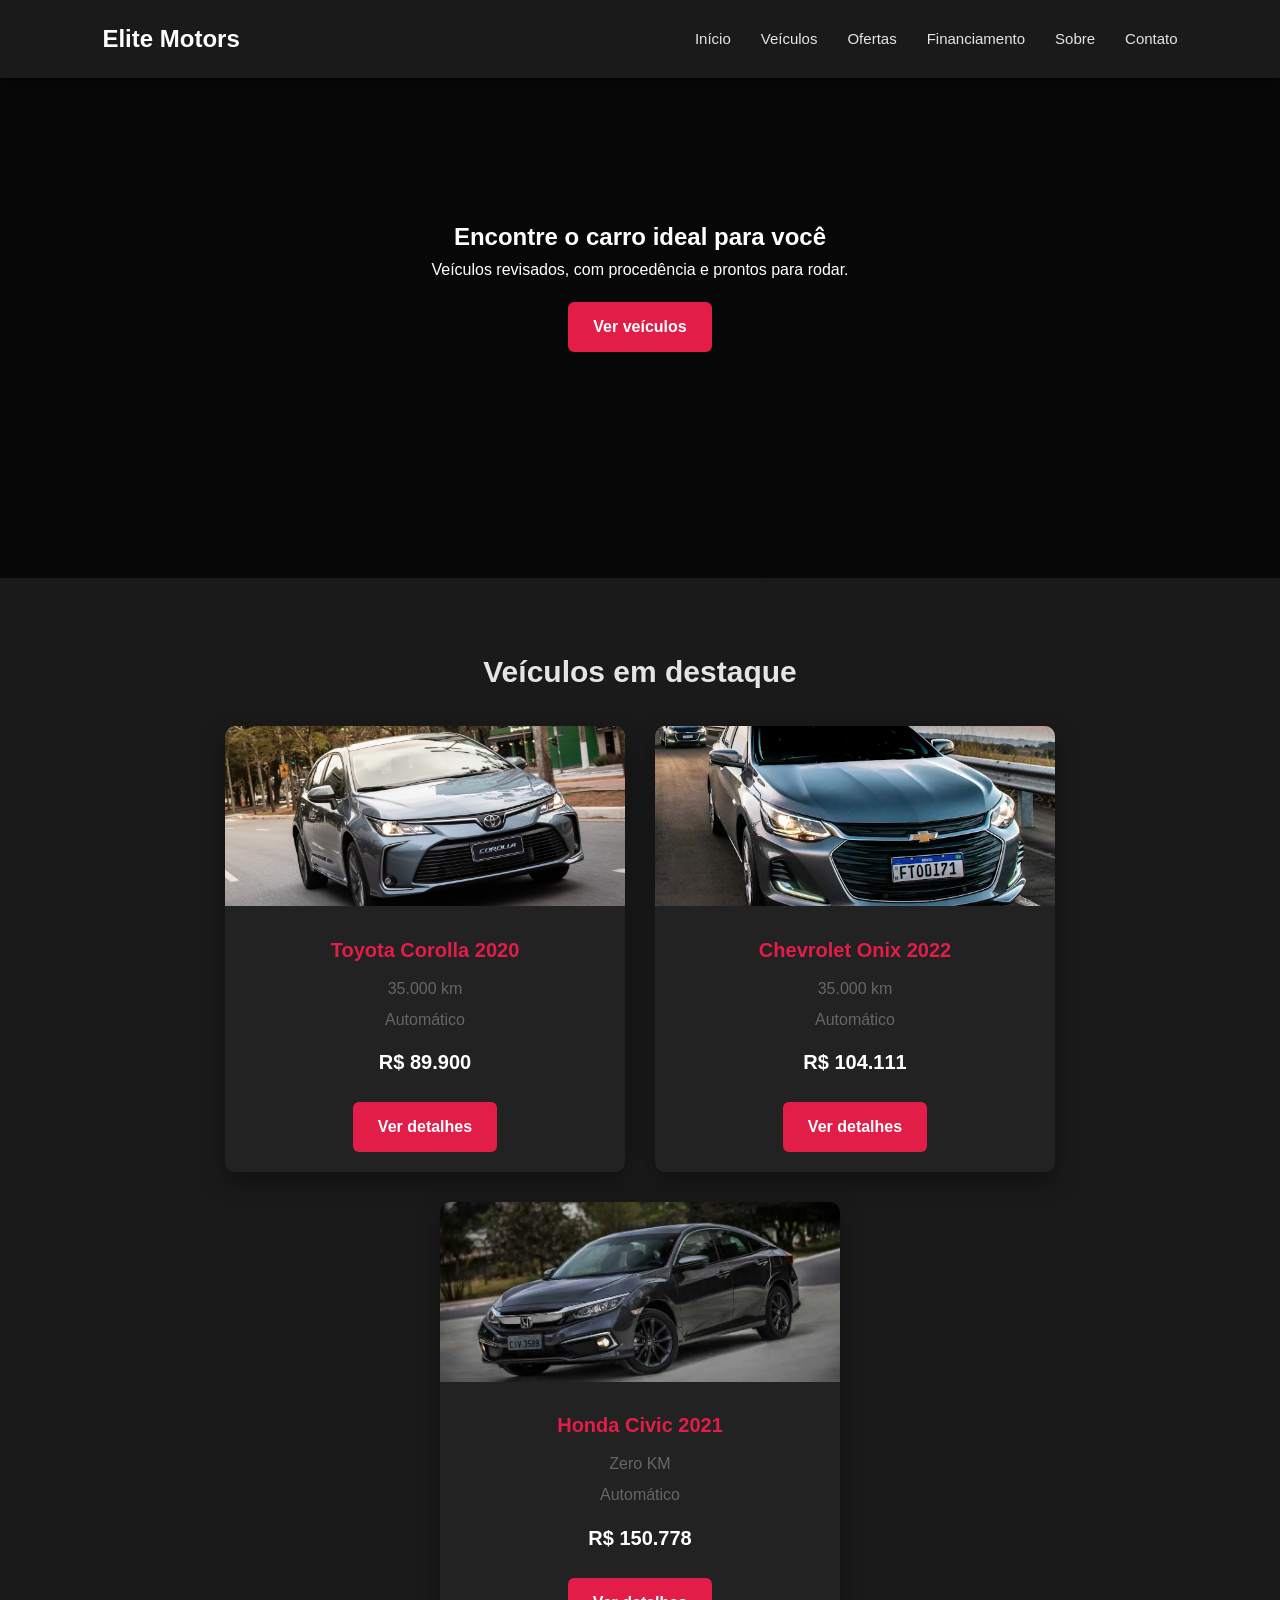
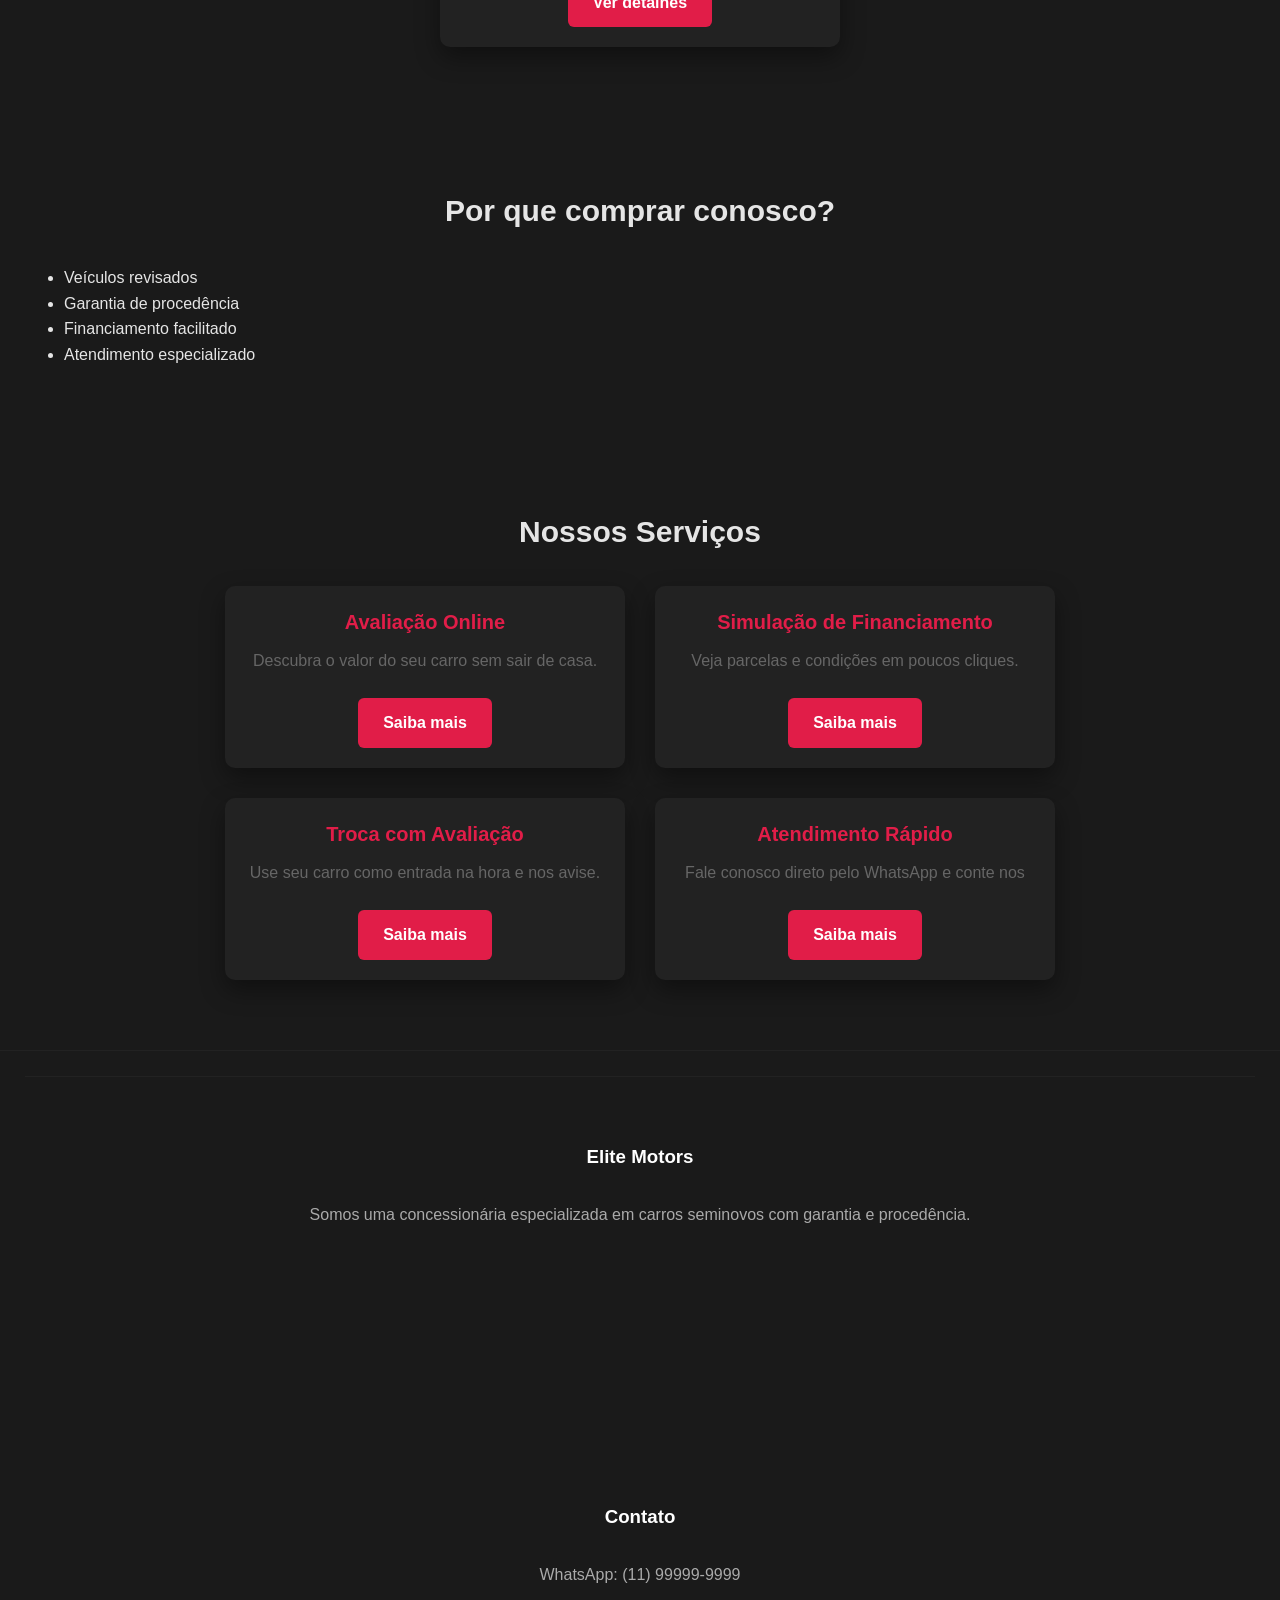
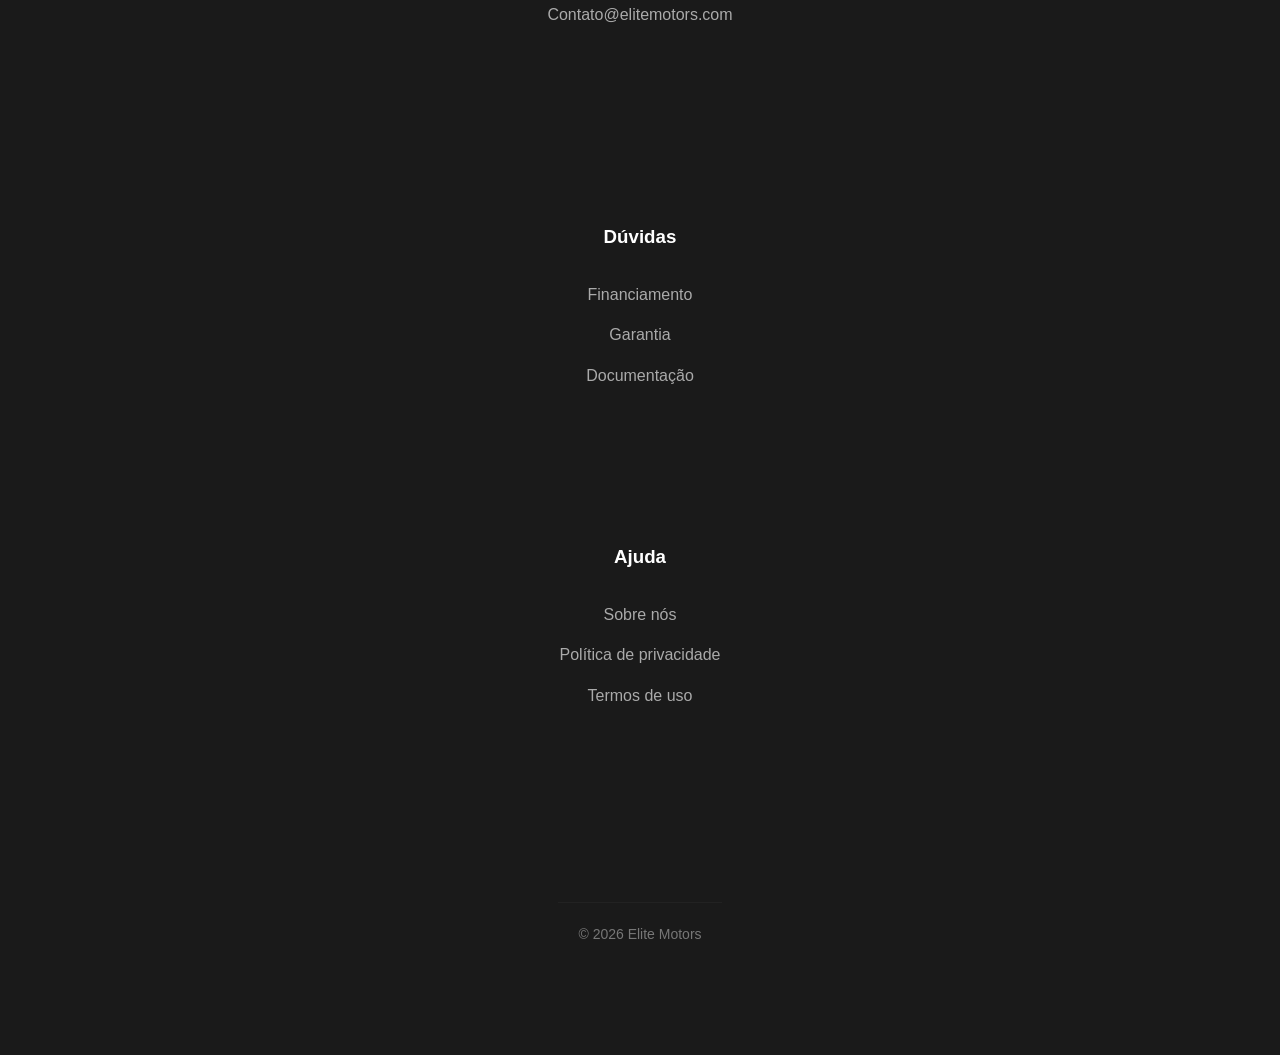
<file: index.html>
<!DOCTYPE html>

<html lang="pt-br">
<head>

<meta charset="UTF-8">

<title>Elite Motors | Veículos Seminovos e Usados</title>

<meta name="description" content="Elite Motors - Encontre carros seminovos e usados com garantia e procedência. Confira nosso estoque e financie seu veículo com facilidade.">

<meta name="keywords" content="concessionária, carros usados, carros seminovos, comprar carro, financiamento de veículos">

<meta name="viewport" content="width=device-width, initial-scale=1.0">

<meta name="robots" content="index, follow">

<link rel="stylesheet" href="style.css">

</head>

<body>

<header class="header">

<div class="logo">
  
Elite Motors
</div>

<nav class="nav">

<ul class="nav-links">
<li><a href="index.html">Início</a></li>
<li><a href="veiculos.html">Veículos</a></li>
<li><a href="ofertas.html">Ofertas</a></li>
<li><a href="financiamento.html">Financiamento</a></li>
<li><a href="sobre.html">Sobre</a></li>
<li><a href="contato.html">Contato</a></li>
</ul>

<div class="menu-toggle">
<span></span>
<span></span>
<span></span>
</div>

</nav>

</header>

<section class="hero">

<h1>Encontre o carro ideal para você</h1>

<p>Veículos revisados, com procedência e prontos para rodar.</p>

<a href="veiculos.html" class="button">Ver veículos</a>

</section>

<section>

<h2>Veículos em destaque</h2>

<div class="cards">

<div class="card">

<img src="img/toyotacorolla.jpg" alt="Toyota Corolla 2020">

<div class="card-content">

<h3>Toyota Corolla 2020</h3>

<p>35.000 km</p>
<p>Automático</p>

<div class="preco">R$ 89.900</div>

<a href="detalhes-corolla.html" class="button">Ver detalhes</a>

</div>
</div>

<div class="card">

<img src="img/onix2022.webp" alt="Chevrolet Onix 2022">

<div class="card-content">

<h3>Chevrolet Onix 2022</h3>

<p>35.000 km</p>
<p>Automático</p>

<div class="preco">R$ 104.111</div>

<a href="detalhes-onix.html" class="button">Ver detalhes</a>

</div>
</div>

<div class="card">

<img src="img/hondacivic.webp" alt="Honda Civic 2022">

<div class="card-content">

<h3>Honda Civic 2021</h3>

<p>Zero KM</p>
<p>Automático</p>

<div class="preco">R$ 150.778</div>

<a href="detalhes-honda.html" class="button">Ver detalhes</a>

</div>

</div>

</div>

</div>

</section>

<section>


<h2>Por que comprar conosco?</h2>

<ul>
<li>Veículos revisados</li>
<li>Garantia de procedência</li>
<li>Financiamento facilitado</li>
<li>Atendimento especializado</li>
</ul>

</section>

<section>

<h2>Nossos Serviços</h2>

<div class="cards">

  <div class="card">
    <div class="card-content">
      <h3>Avaliação Online</h3>
      <p>Descubra o valor do seu carro sem sair de casa.</p>
      <a href="#" class="button">Saiba mais</a>
    </div>
  </div>

  <div class="card">
    <div class="card-content">
      <h3>Simulação de Financiamento</h3>
      <p>Veja parcelas e condições em poucos cliques.</p>
      <a href="financiamento.html" class="button">Saiba mais</a>
    </div>
  </div>

  <div class="card">
    <div class="card-content">
      <h3>Troca com Avaliação</h3>
      <p>Use seu carro como entrada na hora e nos avise.</p>
      <a href="#" class="button">Saiba mais</a>
    </div>
  </div>

  <div class="card">
    <div class="card-content">
      <h3>Atendimento Rápido</h3>
      <p>Fale conosco direto pelo WhatsApp e conte nos</p>
      <a href="contato.html" class="button">Saiba mais</a>
    </div>
  </div>

</div>

</section>

<footer>

<footer>

<div class="footer-container">

  <div class="footer-col">
    <h3>Elite Motors</h3>
    <p>Somos uma concessionária especializada em carros seminovos com garantia e procedência.</p>
  </div>

<div class="footer-container">

  <div class="footer-col">
    <h3>Contato</h3>
    <p><a href="https://wa.me/5511999999999" target="_blank">WhatsApp: (11) 99999-9999</a></p>
    <p><a href="mailto:Contato@elitemotors.com">Contato@elitemotors.com</a></p>
  </div>

  <div class="footer-col">
    <h3>Dúvidas</h3>
    <p><a href="financiamento.html">Financiamento</a></p>
    <p><a href="garantia.html">Garantia</a></p>
    <p><a href="documentacao.html">Documentação</a></p>
  </div>

  <div class="footer-col">
    <h3>Ajuda</h3>
    <p><a href="sobre.html">Sobre nós</a></p>
    <p><a href="politica.html">Política de privacidade</a></p>
    <p><a href="termos.html">Termos de uso</a></p>
  </div>

</div>

<p class="footer-copy">© 2026 Elite Motors</p>
</footer>

<script src="script.js"></script>

</body>
</html>
</file>
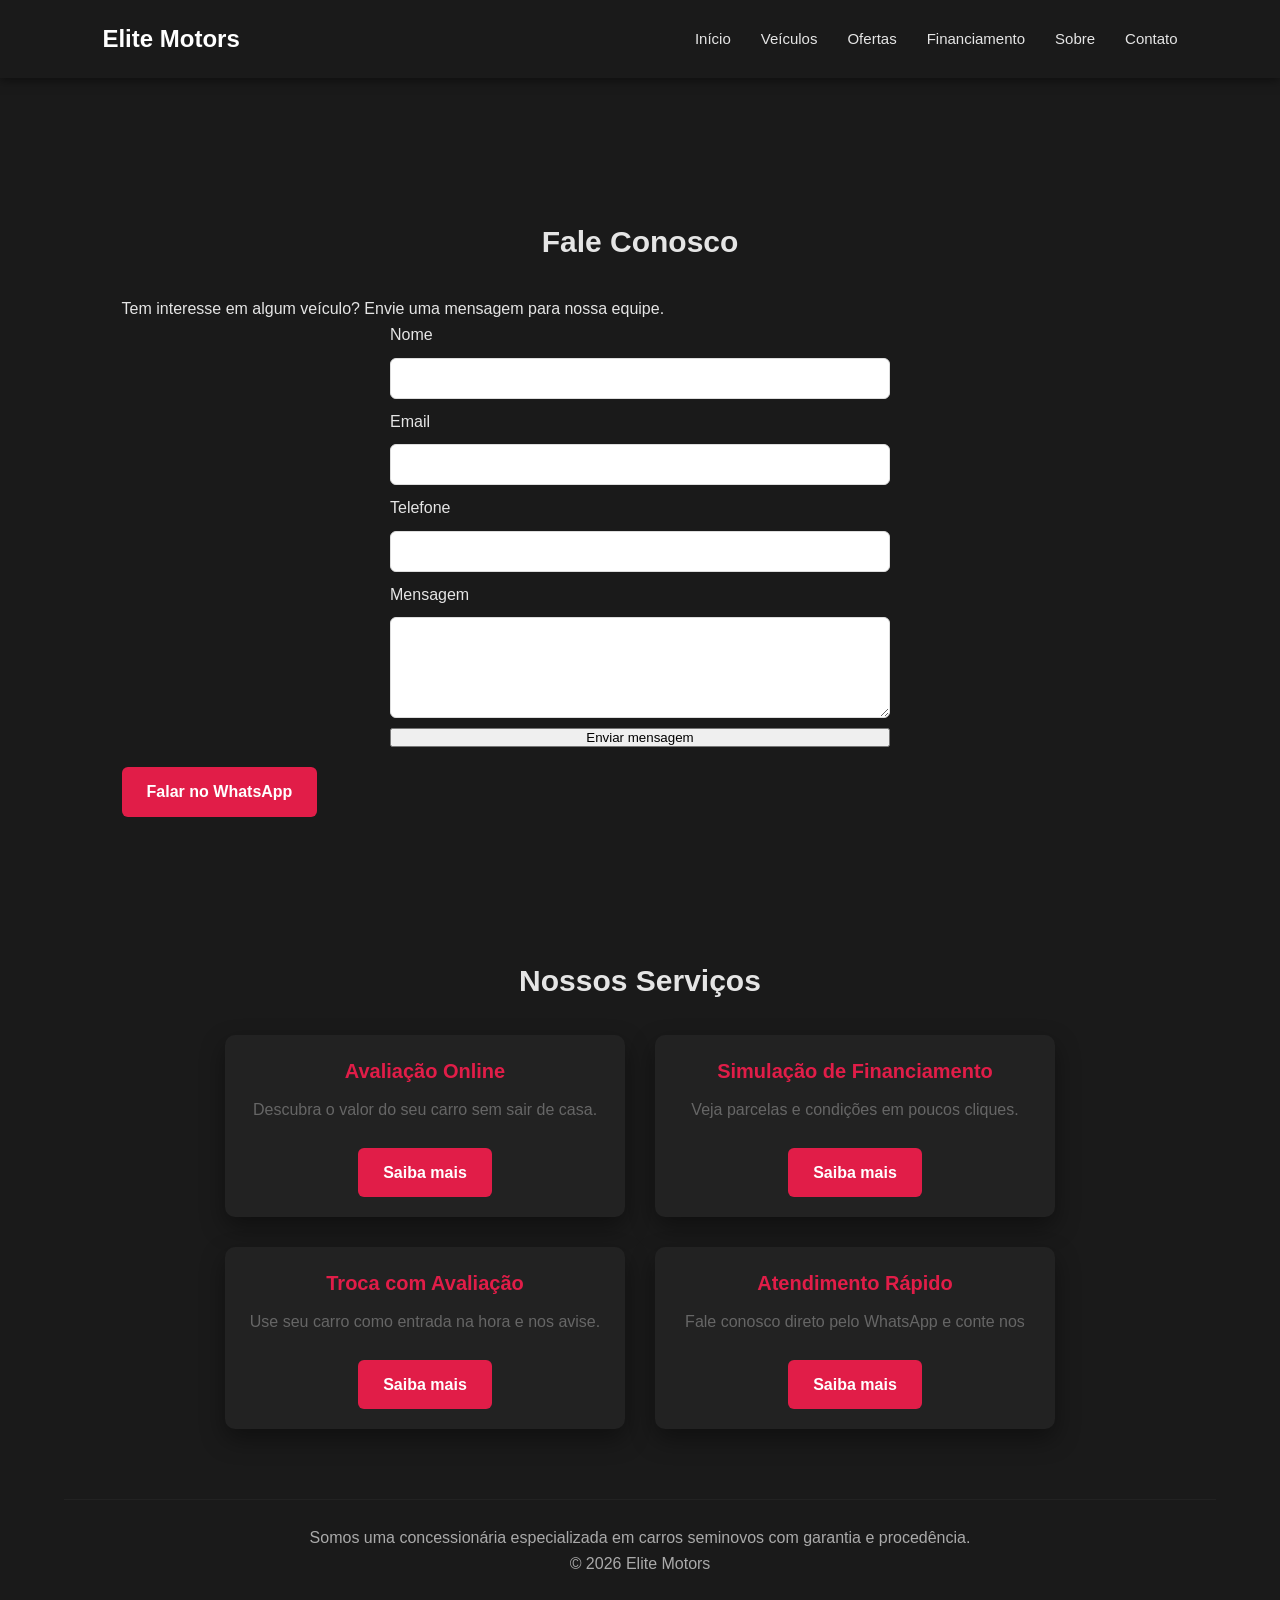
<file: contato.html>
<!DOCTYPE html>
<html lang="pt-br">
<head>

<meta charset="UTF-8">
<title>Elite Motors</title>

<meta name="viewport" content="width=device-width, initial-scale=1.0">

<link rel="stylesheet" href="style.css">

</head>

<body>

<header class="header">

<div class="logo">
Elite Motors
</div>

<nav class="nav">

<ul class="nav-links">
<li><a href="index.html">Início</a></li>
<li><a href="veiculos.html">Veículos</a></li>
<li><a href="ofertas.html">Ofertas</a></li>
<li><a href="financiamento.html">Financiamento</a></li>
<li><a href="sobre.html">Sobre</a></li>
<li><a href="contato.html">Contato</a></li>
</ul>

<div class="menu-toggle">
<span></span>
<span></span>
<span></span>
</div>

</nav>

</header>

<section>

<!-- CONTEÚDO DA PÁGINA -->

<section class="contato">

<h2>Fale Conosco</h2>

<p>Tem interesse em algum veículo? Envie uma mensagem para nossa equipe.</p>

<form action="https://formspree.io/f/mkoqrqyo" method="POST">

<label for="nome">Nome</label>
<input type="text" id="nome" name="nome" required>

<label for="email">Email</label>
<input type="email" id="email" name="email" required>

<label for="telefone">Telefone</label>
<input type="tel" id="telefone" name="telefone">

<label for="mensagem">Mensagem</label>
<textarea id="mensagem" name="mensagem" rows="5" required></textarea>

<button type="submit">Enviar mensagem</button>

</form>

<a class="button" href="https://wa.me/5511999999999">
Falar no WhatsApp
</a>

</section>

  <section>

<h2>Nossos Serviços</h2>

<div class="cards">

  <div class="card">
    <div class="card-content">
      <h3>Avaliação Online</h3>
      <p>Descubra o valor do seu carro sem sair de casa.</p>
      <a href="#" class="button">Saiba mais</a>
    </div>
  </div>

  <div class="card">
    <div class="card-content">
      <h3>Simulação de Financiamento</h3>
      <p>Veja parcelas e condições em poucos cliques.</p>
      <a href="financiamento.html" class="button">Saiba mais</a>
    </div>
  </div>

  <div class="card">
    <div class="card-content">
      <h3>Troca com Avaliação</h3>
      <p>Use seu carro como entrada na hora e nos avise.</p>
      <a href="#" class="button">Saiba mais</a>
    </div>
  </div>

  <div class="card">
    <div class="card-content">
      <h3>Atendimento Rápido</h3>
      <p>Fale conosco direto pelo WhatsApp e conte nos</p>
      <a href="contato.html" class="button">Saiba mais</a>
    </div>
  </div>

</div>

  </section>

<footer>

<p>Somos uma concessionária especializada em carros seminovos com garantia e procedência.</p>


<p>© 2026 Elite Motors</p>
</footer>

<script src="script.js"></script>

</body>
</html>
</file>
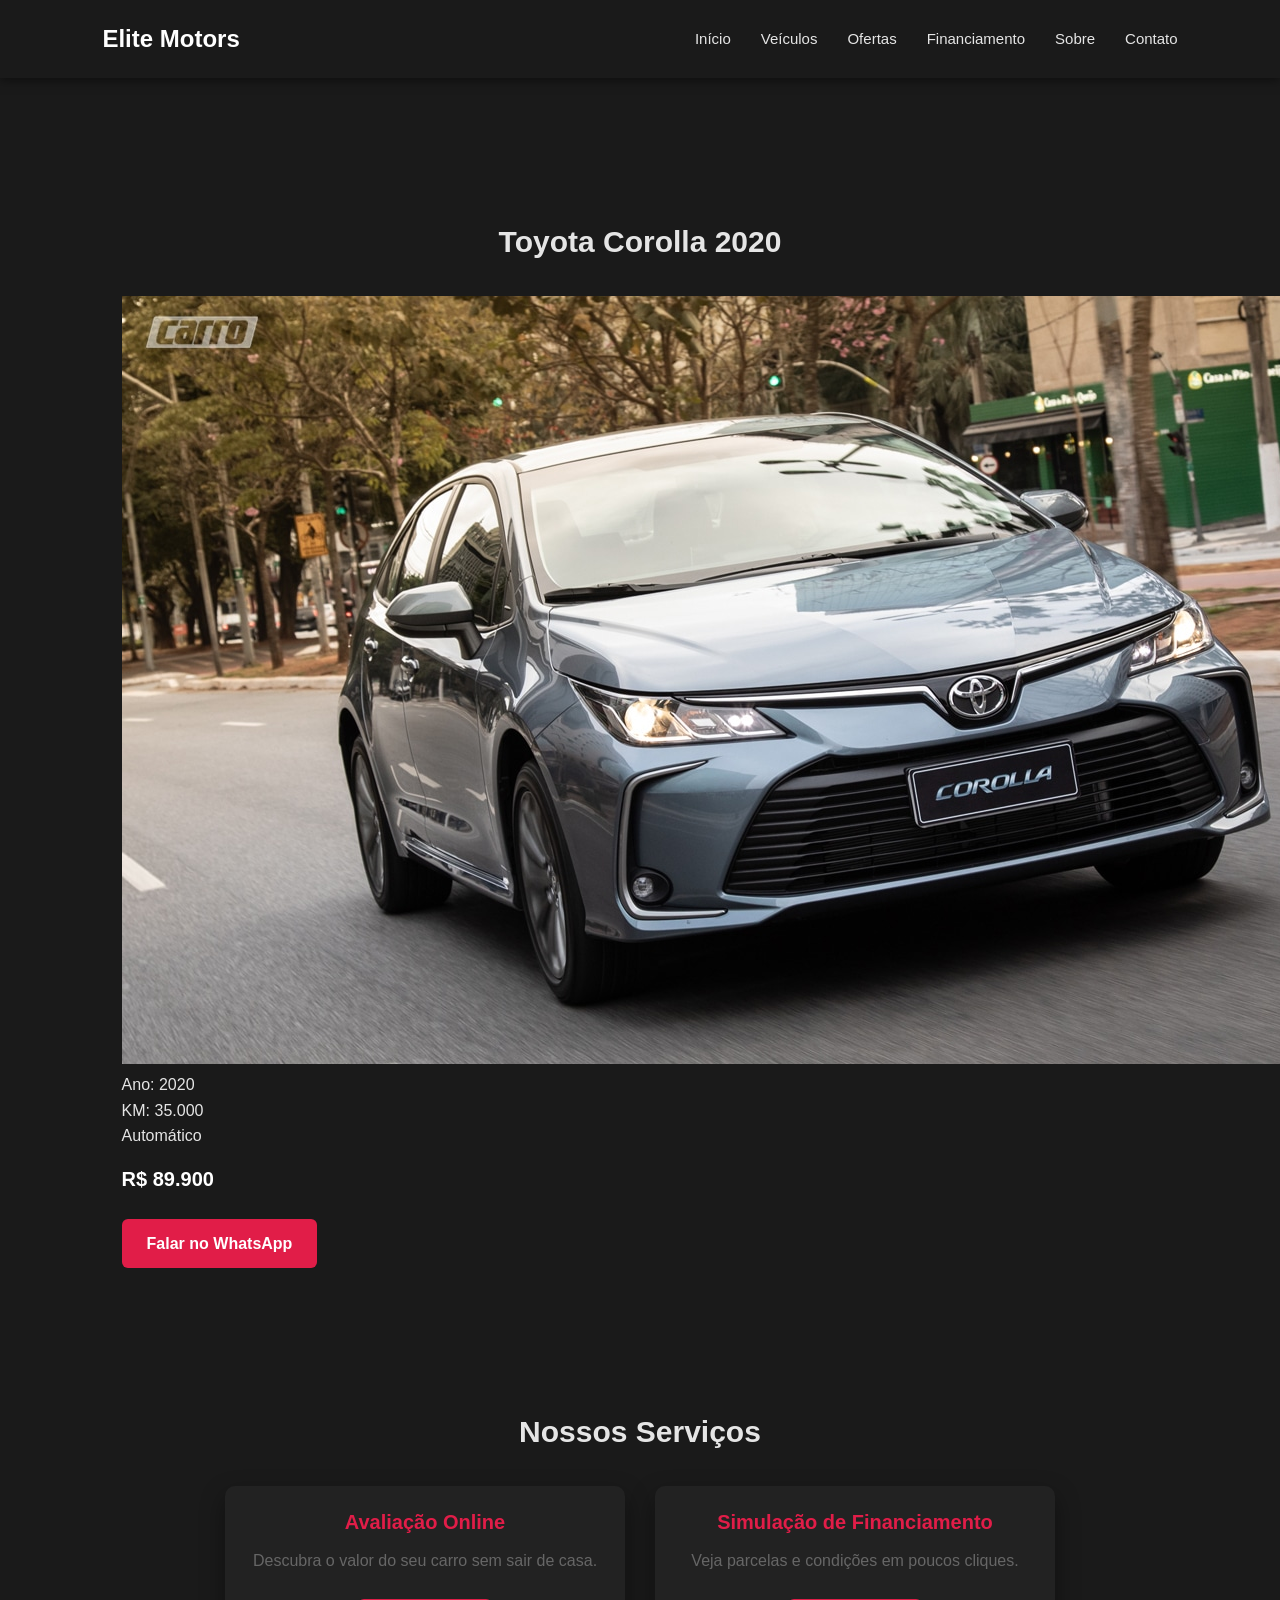
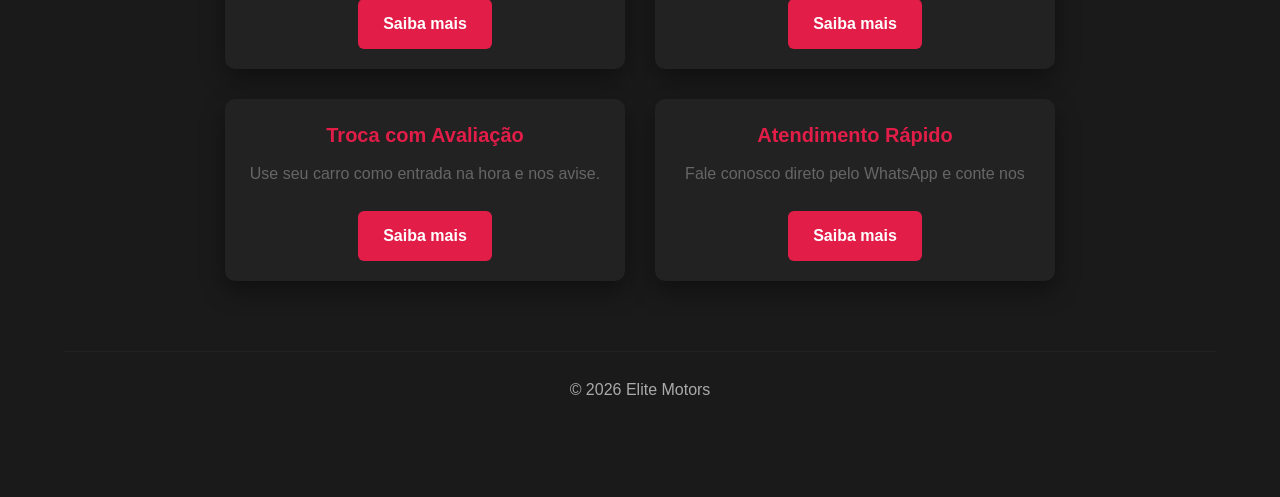
<file: detalhes-corolla.html>
<!DOCTYPE html>
<html lang="pt-br">
<head>
  
  <link rel="stylesheet" href="style.css">

<meta charset="UTF-8">
<title>Elite Motors</title>

<meta name="viewport" content="width=device-width, initial-scale=1.0">

<link rel="stylesheet" href="style.css">

</head>

<body>

<header class="header">

<div class="logo">
Elite Motors
</div>

<ul class="nav-links">
<li><a href="index.html">Início</a></li>
<li><a href="veiculos.html">Veículos</a></li>
<li><a href="ofertas.html">Ofertas</a></li>
<li><a href="financiamento.html">Financiamento</a></li>
<li><a href="sobre.html">Sobre</a></li>
<li><a href="contato.html">Contato</a></li>
</ul>

<div class="menu-toggle">
<span></span>
<span></span>
<span></span>
</div>

</header>

<section>

<!-- CONTEÚDO DA PÁGINA -->

<section>

<h2>Toyota Corolla 2020</h2>

<img src="img/toyotacorolla.jpg">

<p>Ano: 2020</p>
<p>KM: 35.000</p>
<p>Automático</p>

<div class="preco">R$ 89.900</div>

<a class="button" href="https://wa.me/5511999999999">
  Falar no WhatsApp</a>

</section>

<section>

<h2>Nossos Serviços</h2>

<div class="cards">

  <div class="card">
    <div class="card-content">
      <h3>Avaliação Online</h3>
      <p>Descubra o valor do seu carro sem sair de casa.</p>
      <a href="#" class="button">Saiba mais</a>
    </div>
  </div>

  <div class="card">
    <div class="card-content">
      <h3>Simulação de Financiamento</h3>
      <p>Veja parcelas e condições em poucos cliques.</p>
      <a href="financiamento.html" class="button">Saiba mais</a>
    </div>
  </div>

  <div class="card">
    <div class="card-content">
      <h3>Troca com Avaliação</h3>
      <p>Use seu carro como entrada na hora e nos avise.</p>
      <a href="#" class="button">Saiba mais</a>
    </div>
  </div>

  <div class="card">
    <div class="card-content">
      <h3>Atendimento Rápido</h3>
      <p>Fale conosco direto pelo WhatsApp e conte nos</p>
      <a href="contato.html" class="button">Saiba mais</a>
    </div>
  </div>

</div>

</section>
  
<footer>
  
<p>© 2026 Elite Motors</p>

</footer>

<script src="script.js"></script>

</body>
</html>
</file>
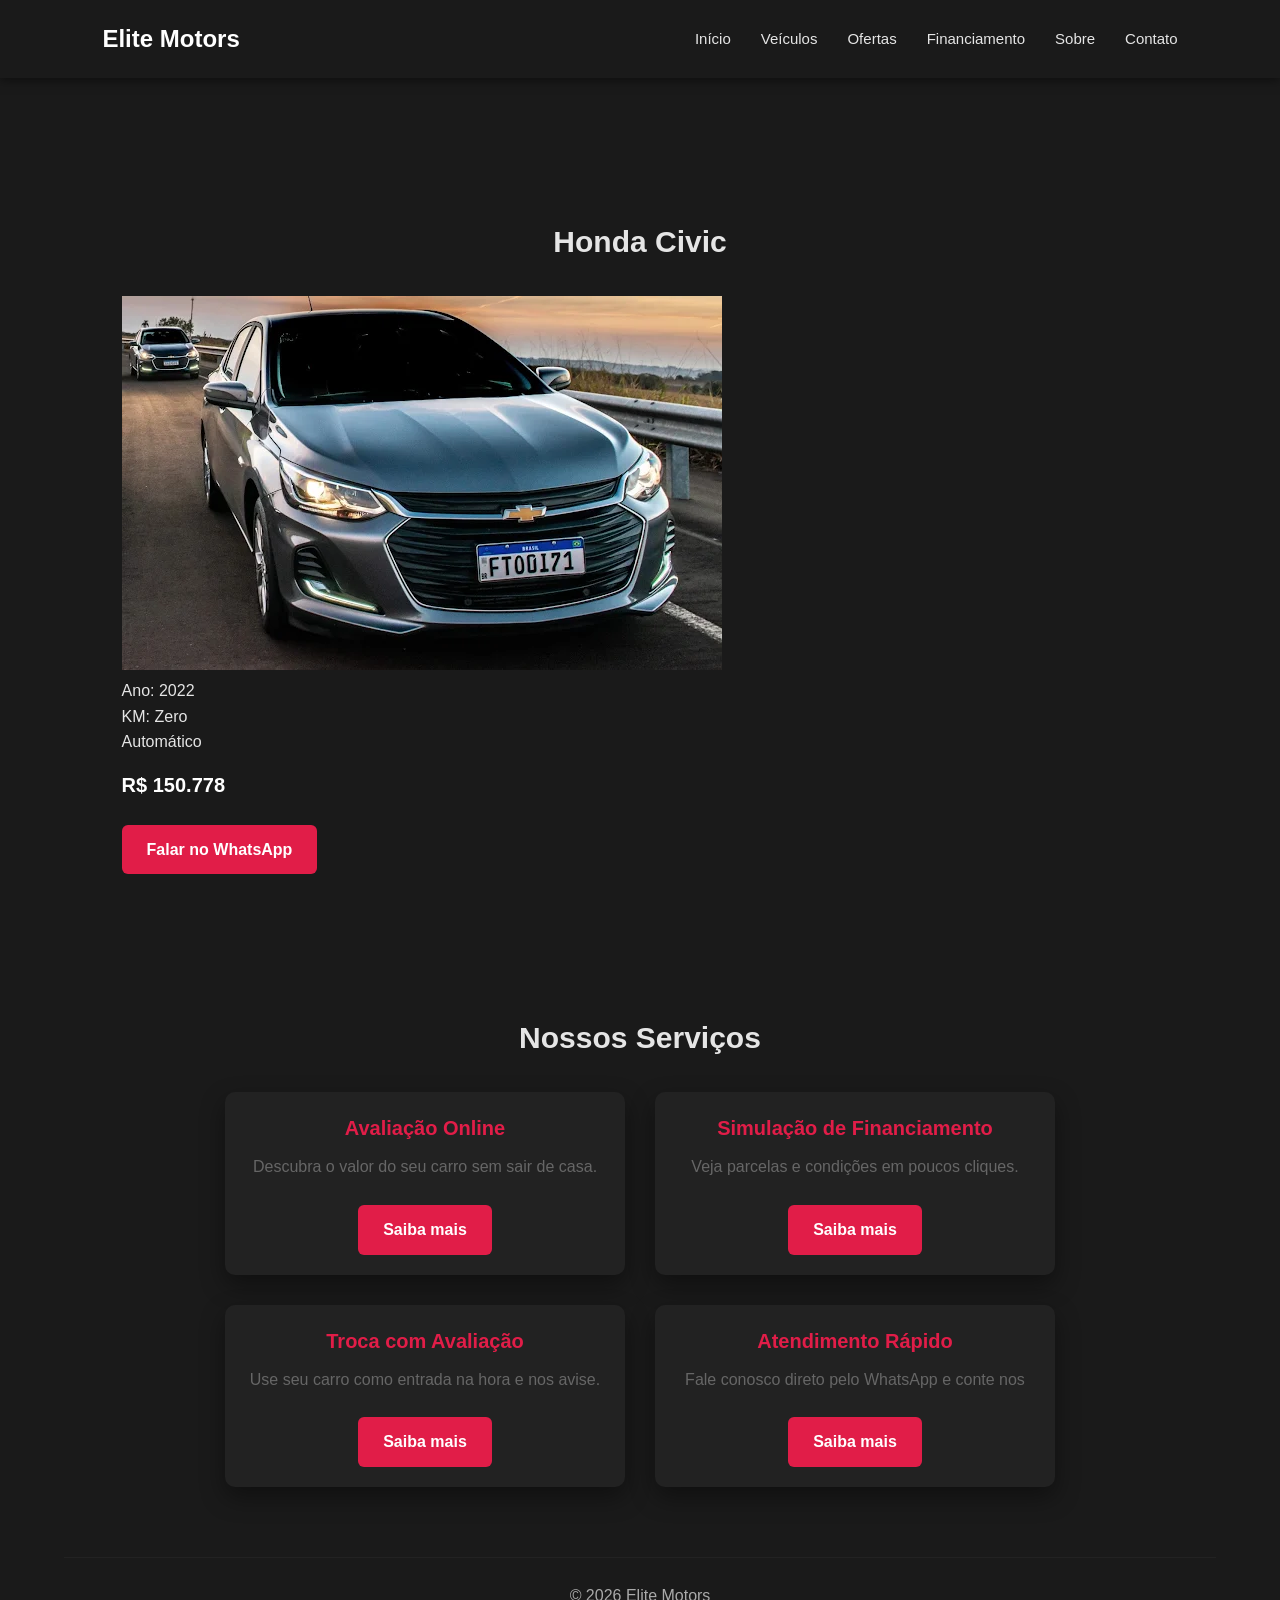
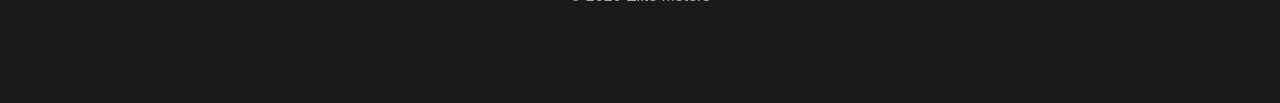
<file: detalhes-honda.html>
<!DOCTYPE html>
<html lang="pt-br">
<head>

<meta charset="UTF-8">
<title>Elite Motors</title>

<meta name="viewport" content="width=device-width, initial-scale=1.0">

<link rel="stylesheet" href="style.css">

</head>

<body>

<header class="header">

<div class="logo">
Elite Motors
</div>

<ul class="nav-links">
<li><a href="index.html">Início</a></li>
<li><a href="veiculos.html">Veículos</a></li>
<li><a href="ofertas.html">Ofertas</a></li>
<li><a href="financiamento.html">Financiamento</a></li>
<li><a href="sobre.html">Sobre</a></li>
<li><a href="contato.html">Contato</a></li>
</ul>

<div class="menu-toggle">
<span></span>
<span></span>
<span></span>
</div>

</header>

<section>

<!-- CONTEÚDO DA PÁGINA -->

<section>

<h2>Honda Civic </h2>

<img src="img/onix2022.webp">

<p>Ano: 2022</p>
<p>KM: Zero</p>
<p>Automático</p>

<div class="preco">R$ 150.778</div>

<a class="button" href="https://wa.me/5511999999999">
  Falar no WhatsApp</a>

</section>

<section>

<h2>Nossos Serviços</h2>

<div class="cards">

  <div class="card">
    <div class="card-content">
      <h3>Avaliação Online</h3>
      <p>Descubra o valor do seu carro sem sair de casa.</p>
      <a href="#" class="button">Saiba mais</a>
    </div>
  </div>

  <div class="card">
    <div class="card-content">
      <h3>Simulação de Financiamento</h3>
      <p>Veja parcelas e condições em poucos cliques.</p>
      <a href="financiamento.html" class="button">Saiba mais</a>
    </div>
  </div>

  <div class="card">
    <div class="card-content">
      <h3>Troca com Avaliação</h3>
      <p>Use seu carro como entrada na hora e nos avise.</p>
      <a href="#" class="button">Saiba mais</a>
    </div>
  </div>

  <div class="card">
    <div class="card-content">
      <h3>Atendimento Rápido</h3>
      <p>Fale conosco direto pelo WhatsApp e conte nos</p>
      <a href="contato.html" class="button">Saiba mais</a>
    </div>
  </div>

</div>

</section>
  
<footer>
<p>© 2026 Elite Motors</p>
</footer>

<script src="script.js"></script>
</body>

</html>
</file>
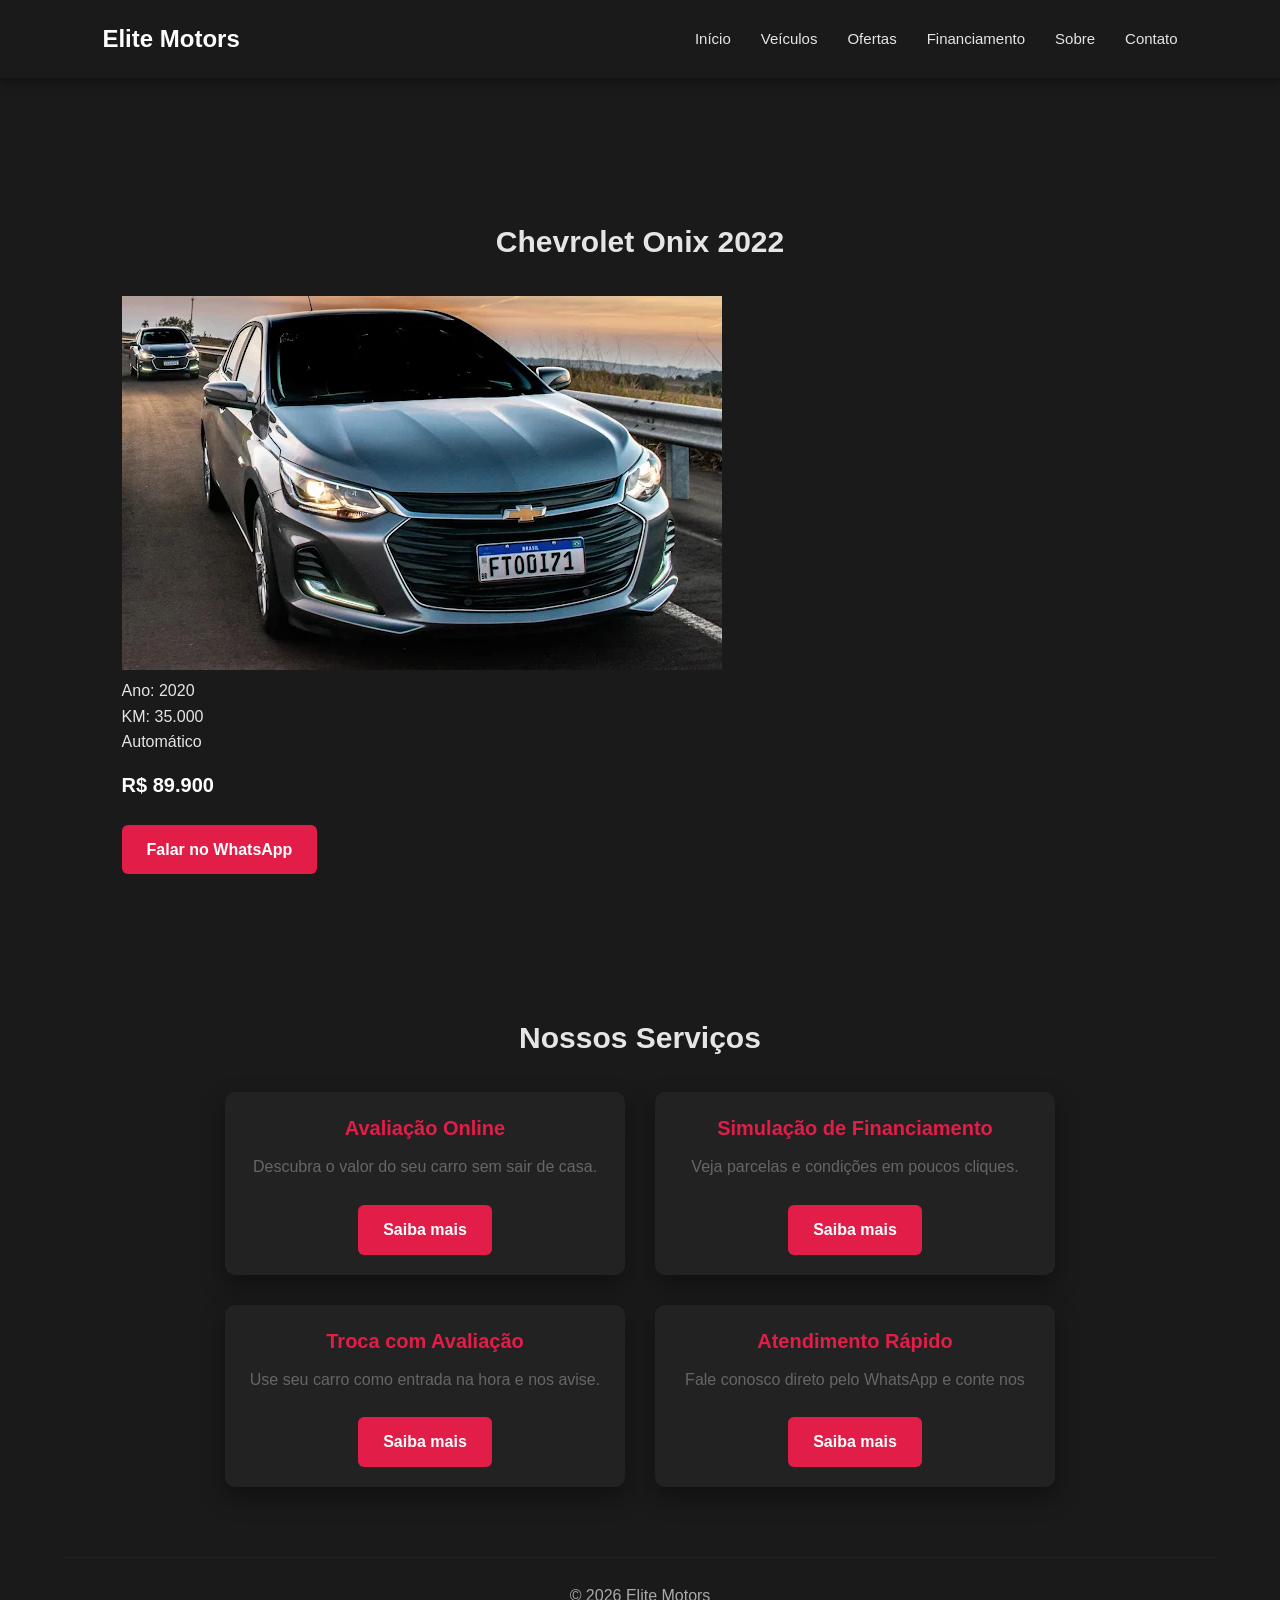
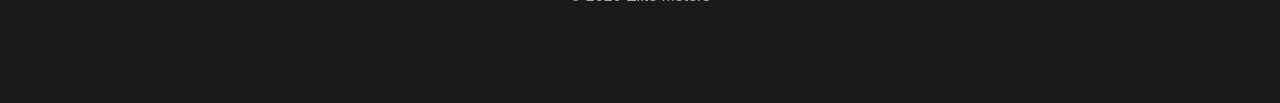
<file: detalhes-onix.html>
<!DOCTYPE html>
<html lang="pt-br">
<head>

<meta charset="UTF-8">
<title>Elite Motors</title>

<meta name="viewport" content="width=device-width, initial-scale=1.0">

<link rel="stylesheet" href="style.css">

</head>

<body>

<header class="header">

<div class="logo">
Elite Motors
</div>

<ul class="nav-links">
<li><a href="index.html">Início</a></li>
<li><a href="veiculos.html">Veículos</a></li>
<li><a href="ofertas.html">Ofertas</a></li>
<li><a href="financiamento.html">Financiamento</a></li>
<li><a href="sobre.html">Sobre</a></li>
<li><a href="contato.html">Contato</a></li>
</ul>

<div class="menu-toggle">
<span></span>
<span></span>
<span></span>
</div>


</header>

<section>

<!-- CONTEÚDO DA PÁGINA -->

<section>

<h2>Chevrolet Onix 2022</h2>

<img src="img/onix2022.webp">

<p>Ano: 2020</p>
<p>KM: 35.000</p>
<p>Automático</p>

<div class="preco">R$ 89.900</div>

<a class="button" href="https://wa.me/5511999999999">
  Falar no WhatsApp</a>

</section>

<section>

<h2>Nossos Serviços</h2>

<div class="cards">

  <div class="card">
    <div class="card-content">
      <h3>Avaliação Online</h3>
      <p>Descubra o valor do seu carro sem sair de casa.</p>
      <a href="#" class="button">Saiba mais</a>
    </div>
  </div>

  <div class="card">
    <div class="card-content">
      <h3>Simulação de Financiamento</h3>
      <p>Veja parcelas e condições em poucos cliques.</p>
      <a href="financiamento.html" class="button">Saiba mais</a>
    </div>
  </div>

  <div class="card">
    <div class="card-content">
      <h3>Troca com Avaliação</h3>
      <p>Use seu carro como entrada na hora e nos avise.</p>
      <a href="#" class="button">Saiba mais</a>
    </div>
  </div>

  <div class="card">
    <div class="card-content">
      <h3>Atendimento Rápido</h3>
      <p>Fale conosco direto pelo WhatsApp e conte nos</p>
      <a href="contato.html" class="button">Saiba mais</a>
    </div>
  </div>

</div>

</section>
  
<footer>
<p>© 2026 Elite Motors</p>
</footer>

<script src="script.js"></script>

</body>
  </html>
</file>
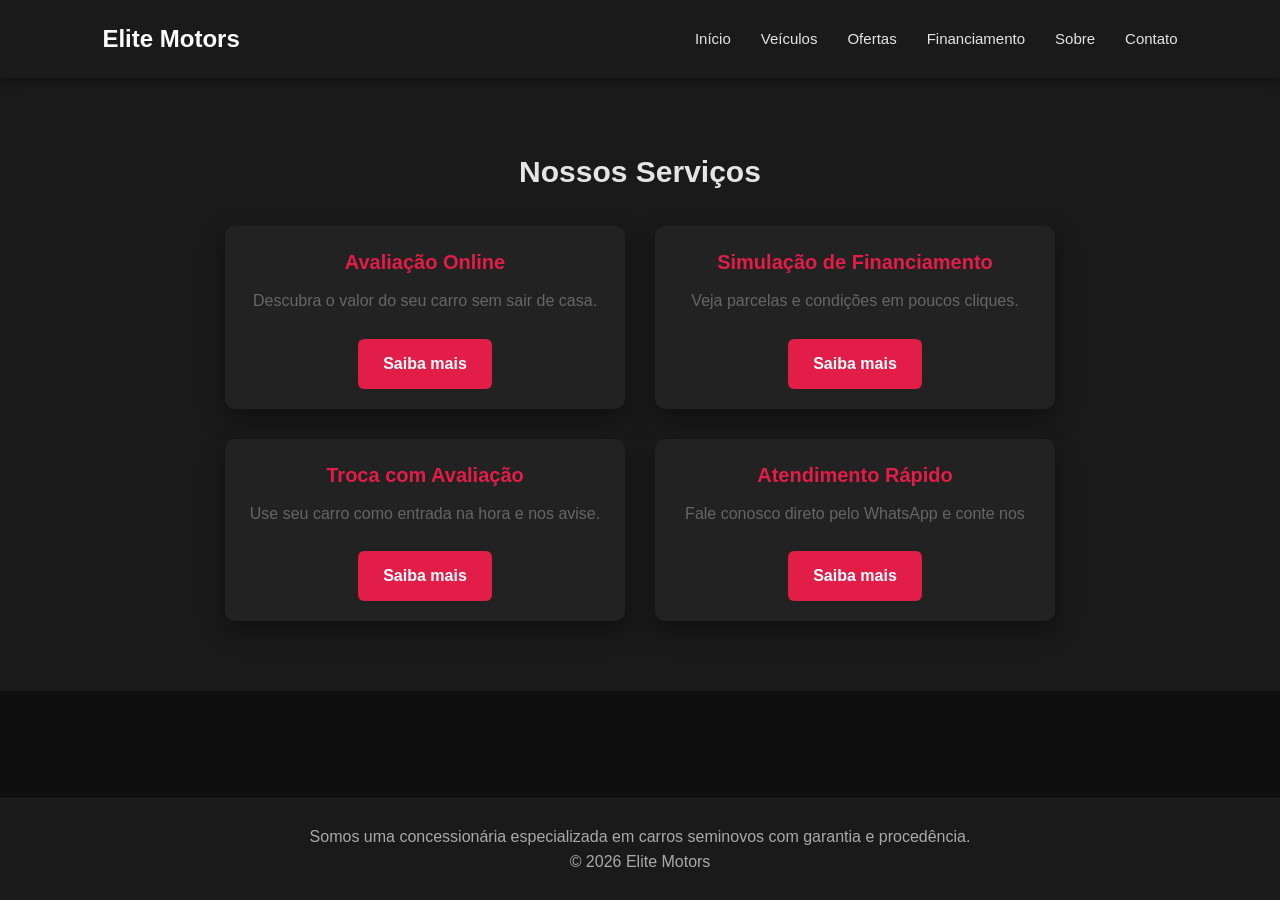
<file: financiamento.html>
<!DOCTYPE html>
<html lang="pt-br">
<head>

<meta charset="UTF-8">
<title>Elite Motors</title>

<meta name="viewport" content="width=device-width, initial-scale=1.0">

<link rel="stylesheet" href="style.css">

</head>

<body>

<header class="header">

<div class="logo">
Elite Motors
</div>

<nav class="nav">

<ul class="nav-links">
<li><a href="index.html">Início</a></li>
<li><a href="veiculos.html">Veículos</a></li>
<li><a href="ofertas.html">Ofertas</a></li>
<li><a href="financiamento.html">Financiamento</a></li>
<li><a href="sobre.html">Sobre</a></li>
<li><a href="contato.html">Contato</a></li>
</ul>

<div class="menu-toggle">
<span></span>
<span></span>
<span></span>
</div>

</nav>

</header>


<!-- CONTEÚDO DA PÁGINA -->

<section>

<h2>Nossos Serviços</h2>

<div class="cards">

  <div class="card">
    <div class="card-content">
      <h3>Avaliação Online</h3>
      <p>Descubra o valor do seu carro sem sair de casa.</p>
      <a href="#" class="button">Saiba mais</a>
    </div>
  </div>

  <div class="card">
    <div class="card-content">
      <h3>Simulação de Financiamento</h3>
      <p>Veja parcelas e condições em poucos cliques.</p>
      <a href="financiamento.html" class="button">Saiba mais</a>
    </div>
  </div>

  <div class="card">
    <div class="card-content">
      <h3>Troca com Avaliação</h3>
      <p>Use seu carro como entrada na hora e nos avise.</p>
      <a href="#" class="button">Saiba mais</a>
    </div>
  </div>

  <div class="card">
    <div class="card-content">
      <h3>Atendimento Rápido</h3>
      <p>Fale conosco direto pelo WhatsApp e conte nos</p>
      <a href="contato.html" class="button">Saiba mais</a>
    </div>
  </div>

</div>

</section>

<footer>

<p>Somos uma concessionária especializada em carros seminovos com garantia e procedência.</p>


<p>© 2026 Elite Motors</p>
</footer>

<script src="script.js"></script>

</body>
</html>
</file>
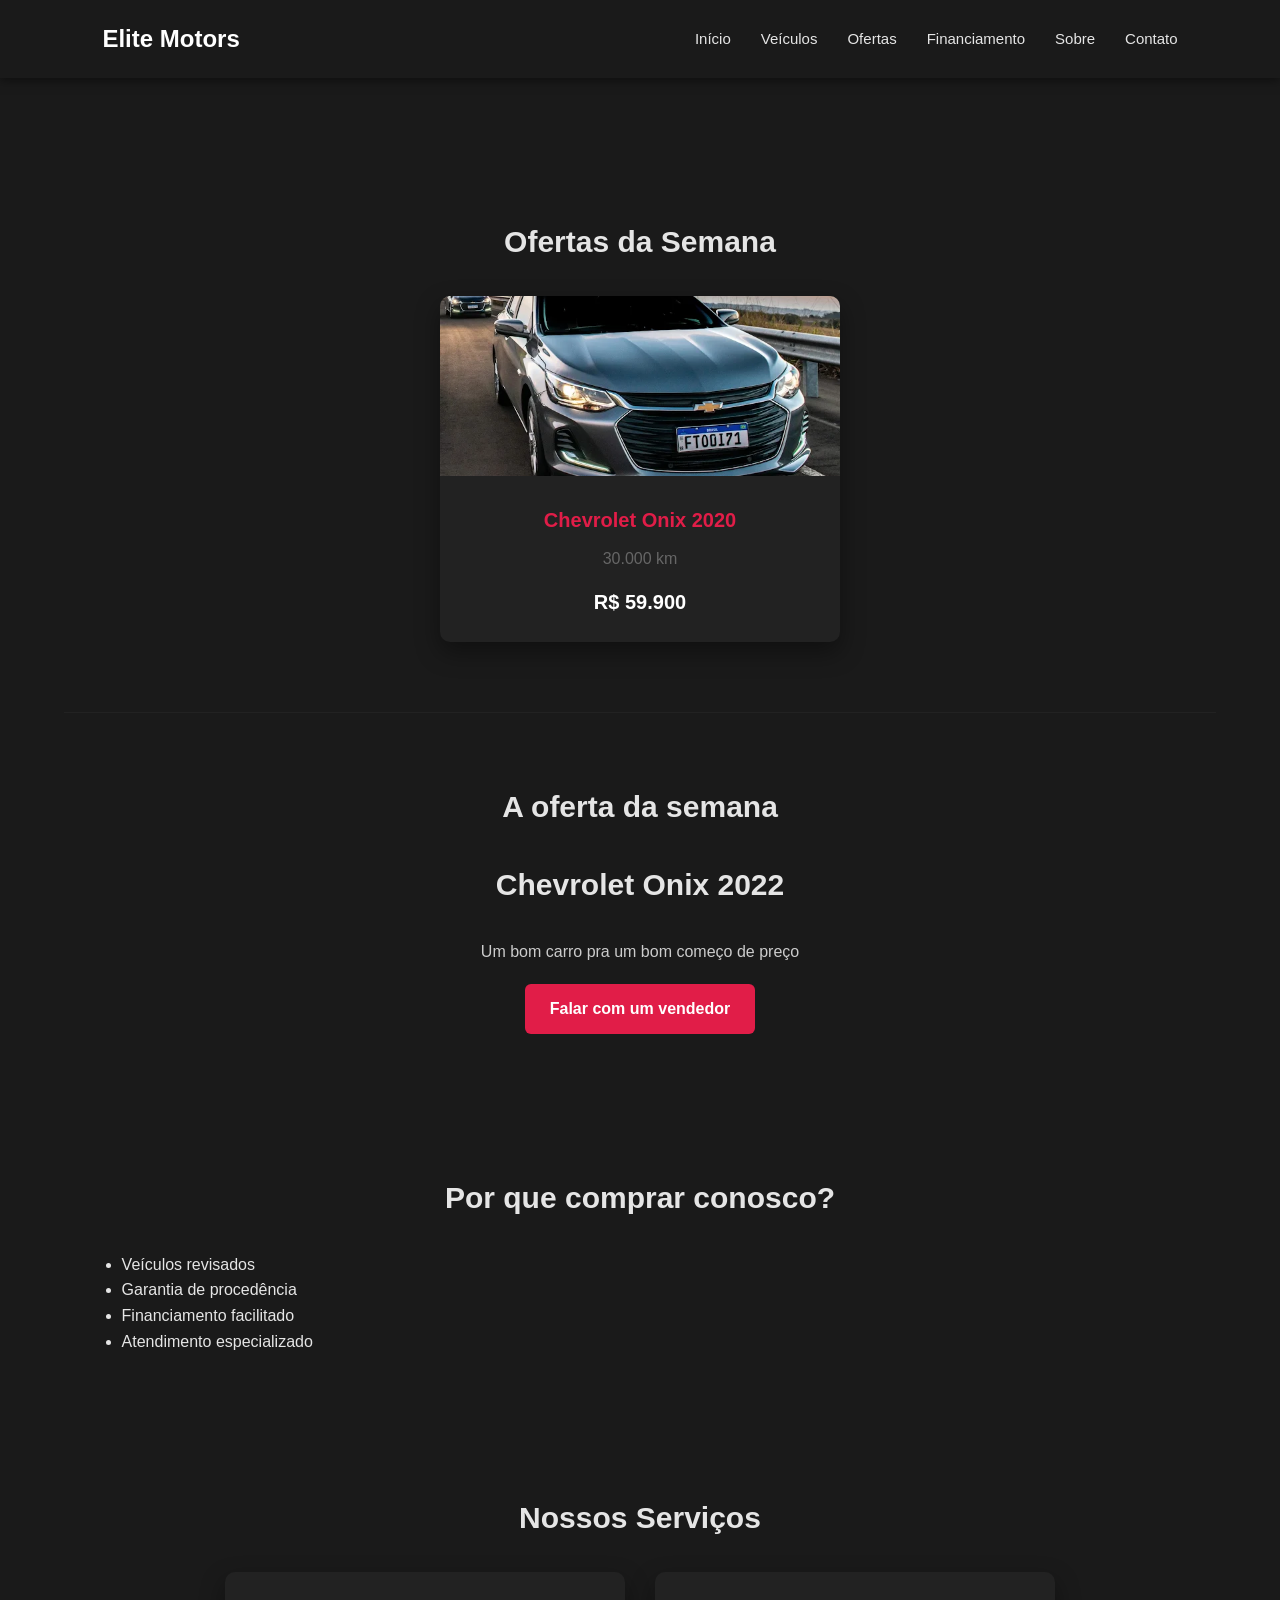
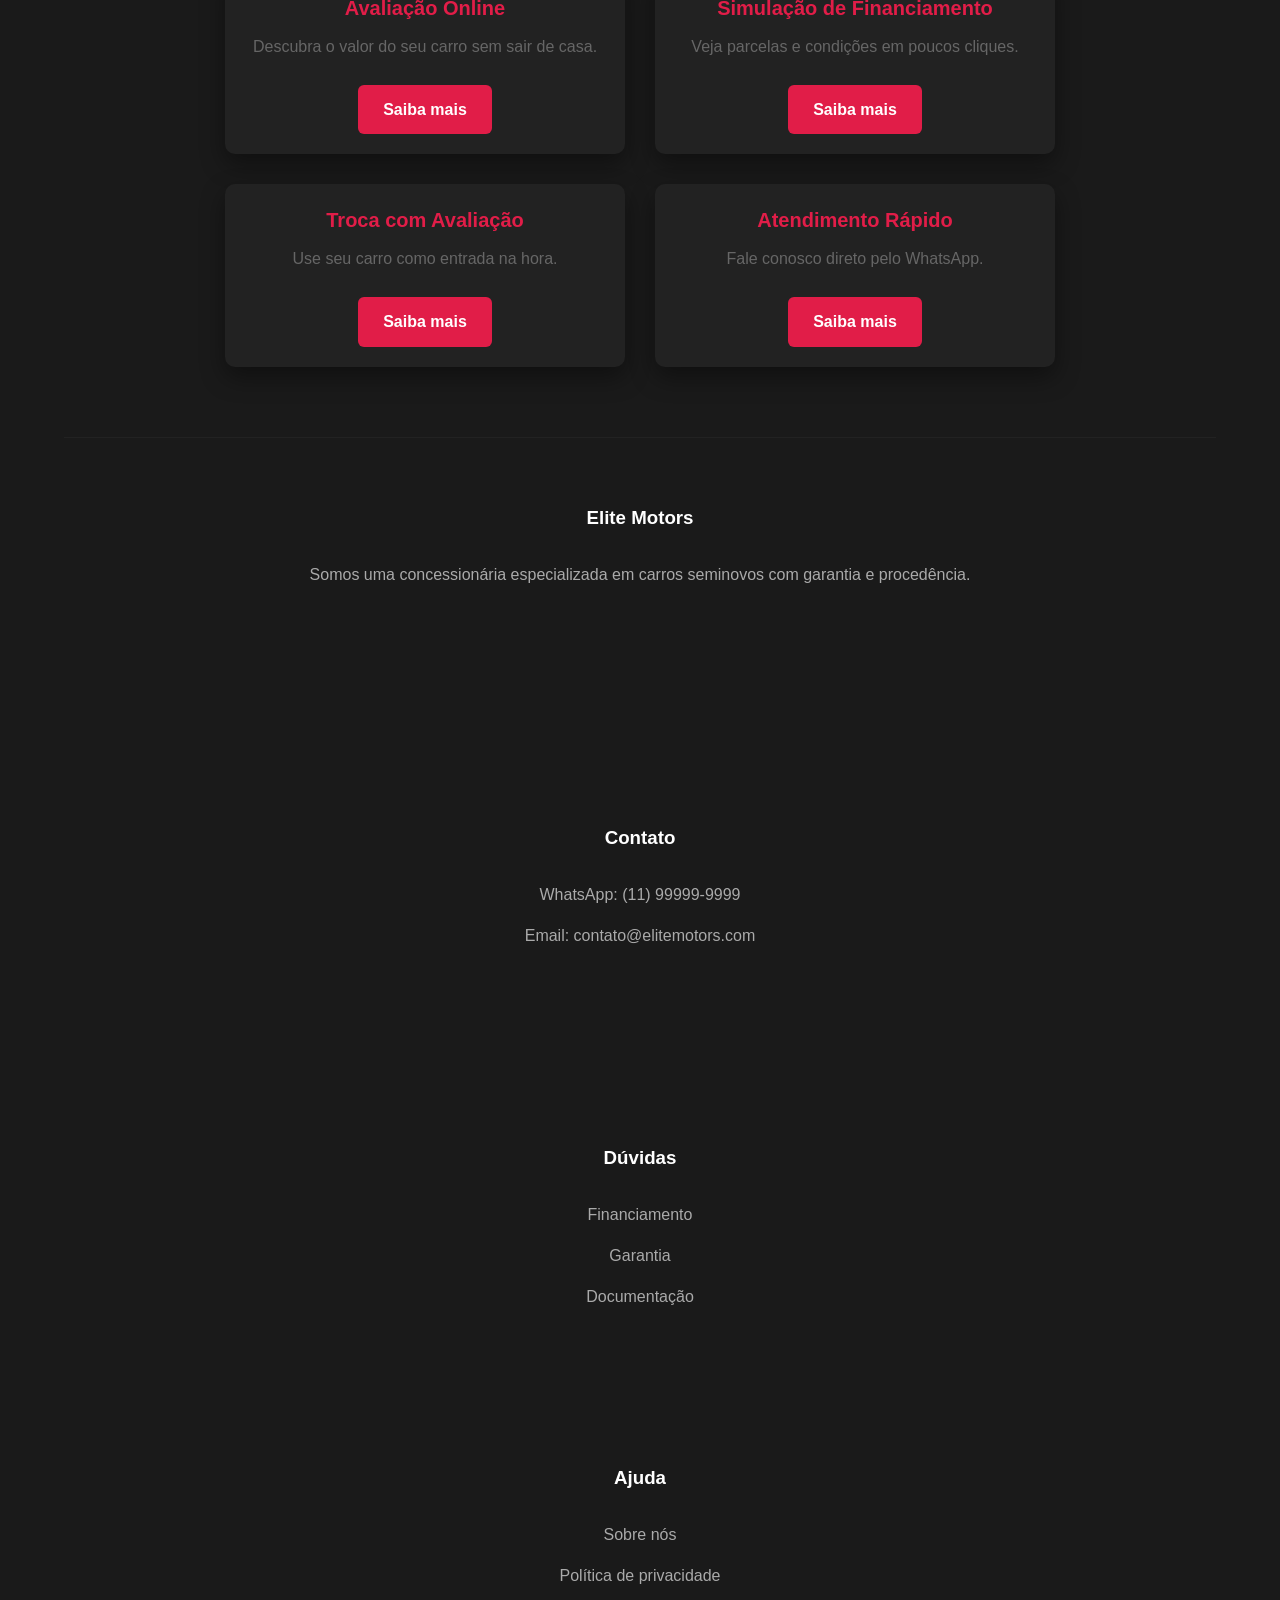
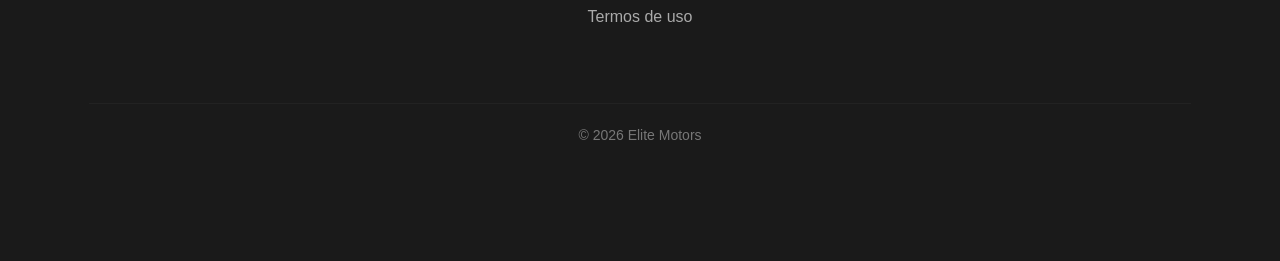
<file: ofertas.html>
<!DOCTYPE html>
<html lang="pt-br">
<head>

<meta charset="UTF-8">
<title>Elite Motors</title>

<meta name="viewport" content="width=device-width, initial-scale=1.0">

<link rel="stylesheet" href="style.css">

</head>

<body>

<header class="header">

<div class="logo">
Elite Motors
</div>

<nav class="nav">

<ul class="nav-links">
<li><a href="index.html">Início</a></li>
<li><a href="veiculos.html">Veículos</a></li>
<li><a href="ofertas.html">Ofertas</a></li>
<li><a href="financiamento.html">Financiamento</a></li>
<li><a href="sobre.html">Sobre</a></li>
<li><a href="contato.html">Contato</a></li>
</ul>

<div class="menu-toggle">
<span></span>
<span></span>
<span></span>
</div>

</nav>

</header>

<section>

<!-- CONTEÚDO DA PÁGINA -->

<section>

<h2>Ofertas da Semana</h2>

<div class="cards">

<div class="card">

<img src="img/onix2022.webp">

<div class="card-content">

<h3>Chevrolet Onix 2020</h3>

<p>30.000 km</p>

<div class="preco">R$ 59.900</div>

</div>
</div>

</div>

</section>

<section class="cta">

<h2>A oferta da semana</h2>

<h2>Chevrolet Onix 2022</h2>

<p> Um bom carro pra um bom começo de preço</p>

<a class="button" href="https://wa.me/5511999999999">
Falar com um vendedor
</a>

</section>

<section>


<h2>Por que comprar conosco?</h2>

<ul>
<li>Veículos revisados</li>
<li>Garantia de procedência</li>
<li>Financiamento facilitado</li>
<li>Atendimento especializado</li>
</ul>

</section>

<section>

<h2>Nossos Serviços</h2>

<div class="cards">

  <div class="card">
    <div class="card-content">
      <h3>Avaliação Online</h3>
      <p>Descubra o valor do seu carro sem sair de casa.</p>
      <a href="#" class="button">Saiba mais</a>
    </div>
  </div>

  <div class="card">
    <div class="card-content">
      <h3>Simulação de Financiamento</h3>
      <p>Veja parcelas e condições em poucos cliques.</p>
      <a href="financiamento.html" class="button">Saiba mais</a>
    </div>
  </div>

  <div class="card">
    <div class="card-content">
      <h3>Troca com Avaliação</h3>
      <p>Use seu carro como entrada na hora.</p>
      <a href="#" class="button">Saiba mais</a>
    </div>
  </div>

  <div class="card">
    <div class="card-content">
      <h3>Atendimento Rápido</h3>
      <p>Fale conosco direto pelo WhatsApp.</p>
      <a href="contato.html" class="button">Saiba mais</a>
    </div>
  </div>

</div>

</section>

<footer>

<div class="footer-container">

  <div class="footer-col">
    <h3>Elite Motors</h3>
    <p>Somos uma concessionária especializada em carros seminovos com garantia e procedência.</p>
  </div>

  <div class="footer-col">
    <h3>Contato</h3>
    <p>WhatsApp: (11) 99999-9999</p>
    <p>Email: contato@elitemotors.com</p>
  </div>

  <div class="footer-col">
    <h3>Dúvidas</h3>
    <p>Financiamento</p>
    <p>Garantia</p>
    <p>Documentação</p>
  </div>

  <div class="footer-col">
    <h3>Ajuda</h3>
    <p>Sobre nós</p>
    <p>Política de privacidade</p>
    <p>Termos de uso</p>
  </div>

</div>

<p class="footer-copy">© 2026 Elite Motors</p>

</footer>

<script src="script.js"></script>

</body>
</html>
</file>
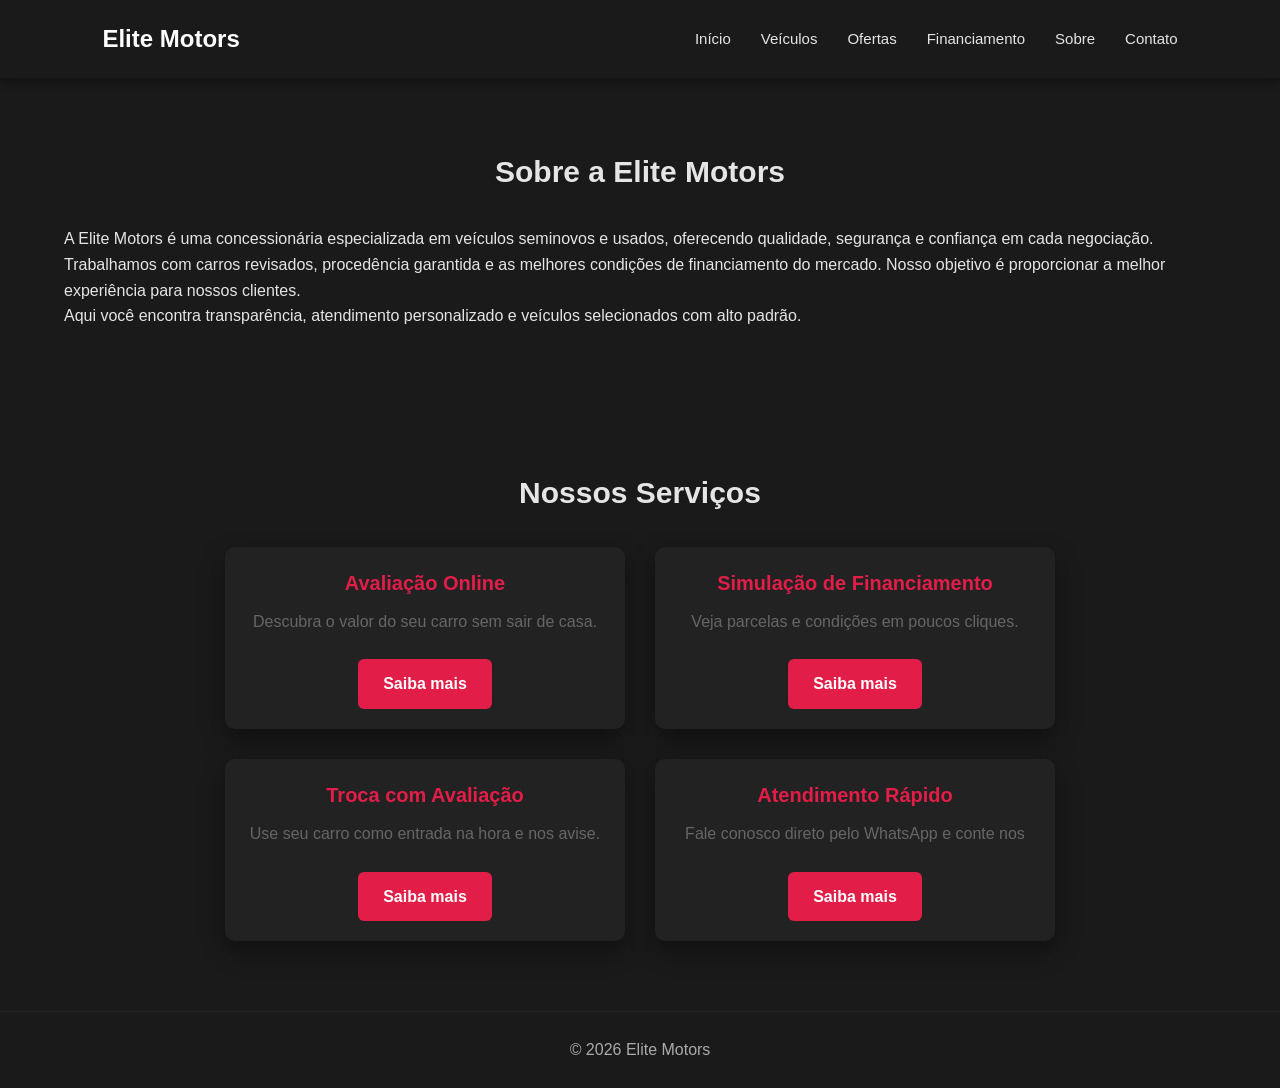
<file: sobre.html>
<!DOCTYPE html>
<html lang="pt-br">
<head>

<meta charset="UTF-8">
<title>Elite Motors</title>

<meta name="viewport" content="width=device-width, initial-scale=1.0">

<link rel="stylesheet" href="style.css">

</head>

<body>

<header class="header">

<div class="logo">
Elite Motors
</div>

<nav class="nav">

<ul class="nav-links">
<li><a href="index.html">Início</a></li>
<li><a href="veiculos.html">Veículos</a></li>
<li><a href="ofertas.html">Ofertas</a></li>
<li><a href="financiamento.html">Financiamento</a></li>
<li><a href="sobre.html">Sobre</a></li>
<li><a href="contato.html">Contato</a></li>
</ul>

<div class="menu-toggle">
<span></span>
<span></span>
<span></span>
</div>

</nav>

</header>

<!-- CONTEÚDO DA PÁGINA -->

<section class="sobre">

  <div class="sobre-container">

    <div class="sobre-texto">
      <h2>Sobre a Elite Motors</h2>

      <p>
        A Elite Motors é uma concessionária especializada em veículos seminovos e usados, 
        oferecendo qualidade, segurança e confiança em cada negociação.
      </p>

      <p>
        Trabalhamos com carros revisados, procedência garantida e as melhores condições 
        de financiamento do mercado. Nosso objetivo é proporcionar a melhor experiência 
        para nossos clientes.
      </p>

      <p>
        Aqui você encontra transparência, atendimento personalizado e veículos 
        selecionados com alto padrão.
      </p>

    </div>

</section>

<section>

<h2>Nossos Serviços</h2>

<div class="cards">

  <div class="card">
    <div class="card-content">
      <h3>Avaliação Online</h3>
      <p>Descubra o valor do seu carro sem sair de casa.</p>
      <a href="#" class="button">Saiba mais</a>
    </div>
  </div>

  <div class="card">
    <div class="card-content">
      <h3>Simulação de Financiamento</h3>
      <p>Veja parcelas e condições em poucos cliques.</p>
      <a href="financiamento.html" class="button">Saiba mais</a>
    </div>
  </div>

  <div class="card">
    <div class="card-content">
      <h3>Troca com Avaliação</h3>
      <p>Use seu carro como entrada na hora e nos avise.</p>
      <a href="#" class="button">Saiba mais</a>
    </div>
  </div>

  <div class="card">
    <div class="card-content">
      <h3>Atendimento Rápido</h3>
      <p>Fale conosco direto pelo WhatsApp e conte nos</p>
      <a href="contato.html" class="button">Saiba mais</a>
    </div>
  </div>

</div>

  </section>
  
<footer>
<p>© 2026 Elite Motors</p>
</footer>

<script src="script.js"></script>

</body>
  </html>
</file>
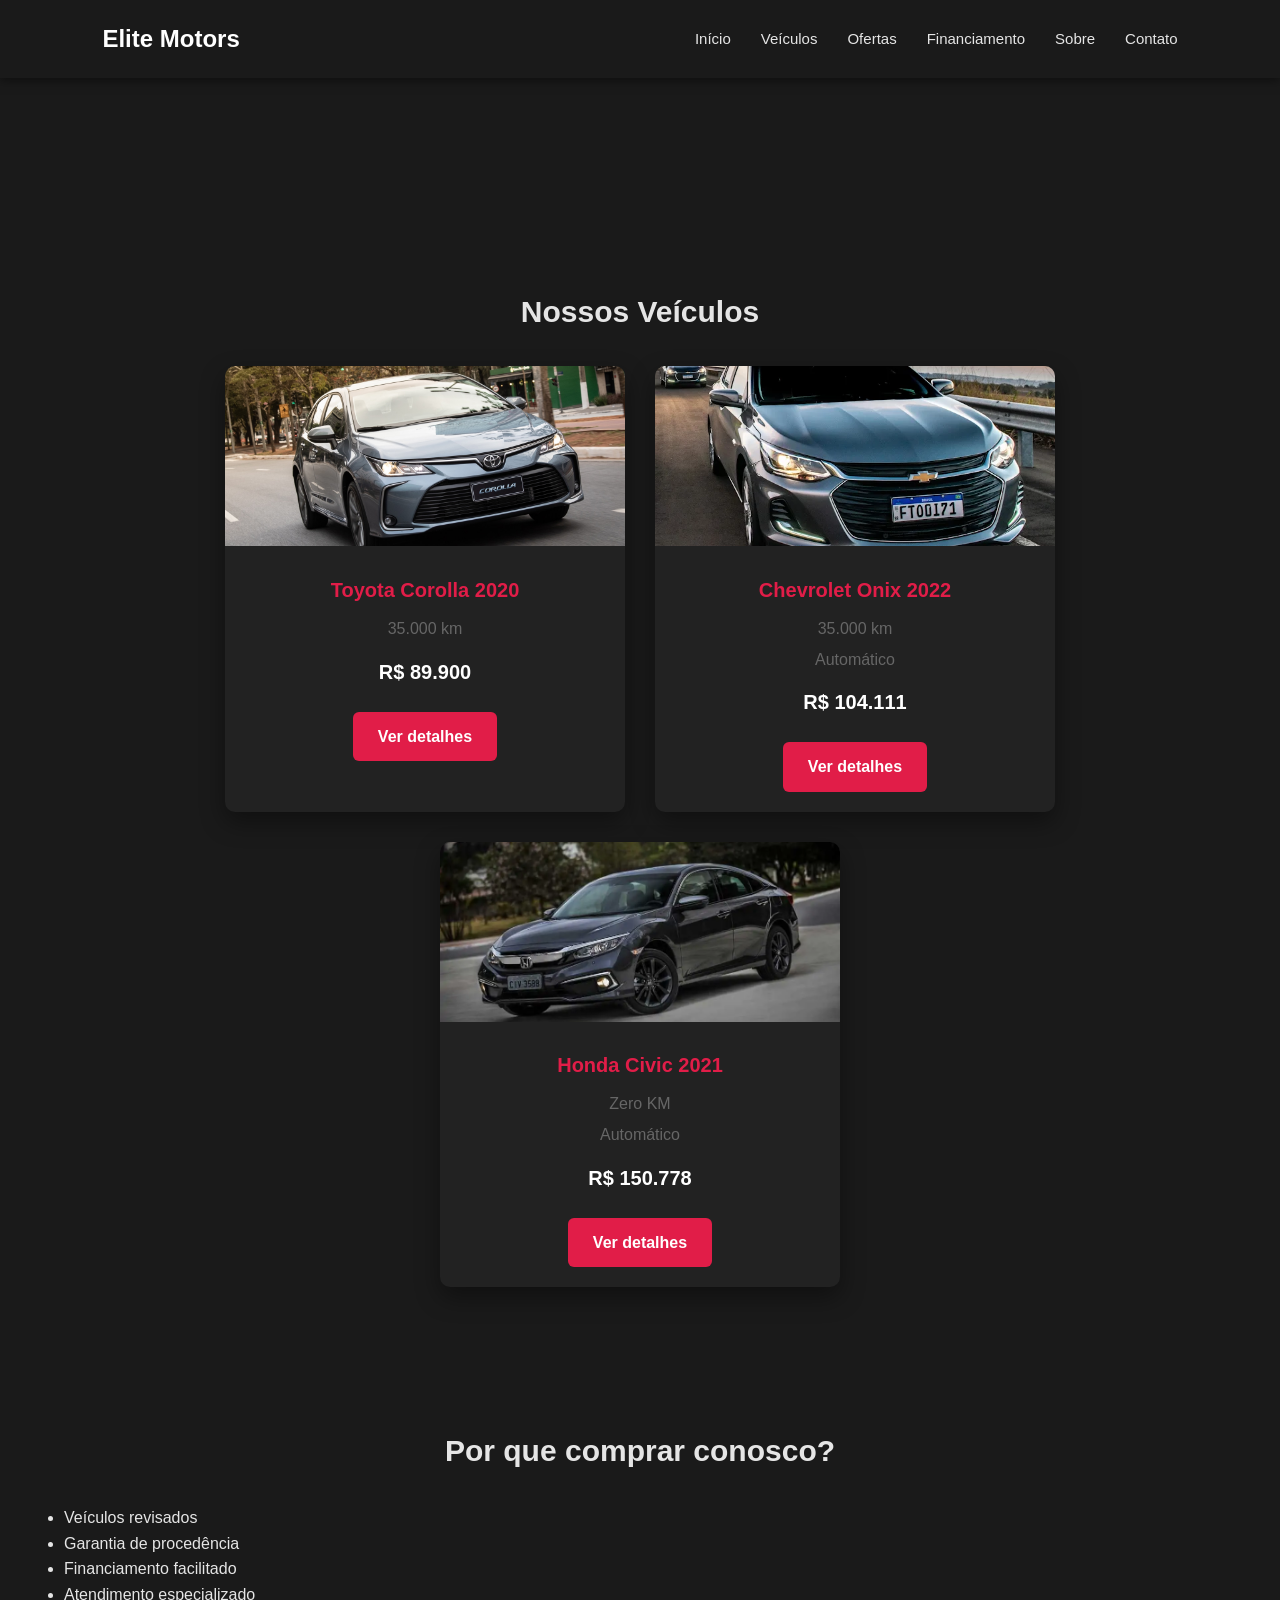
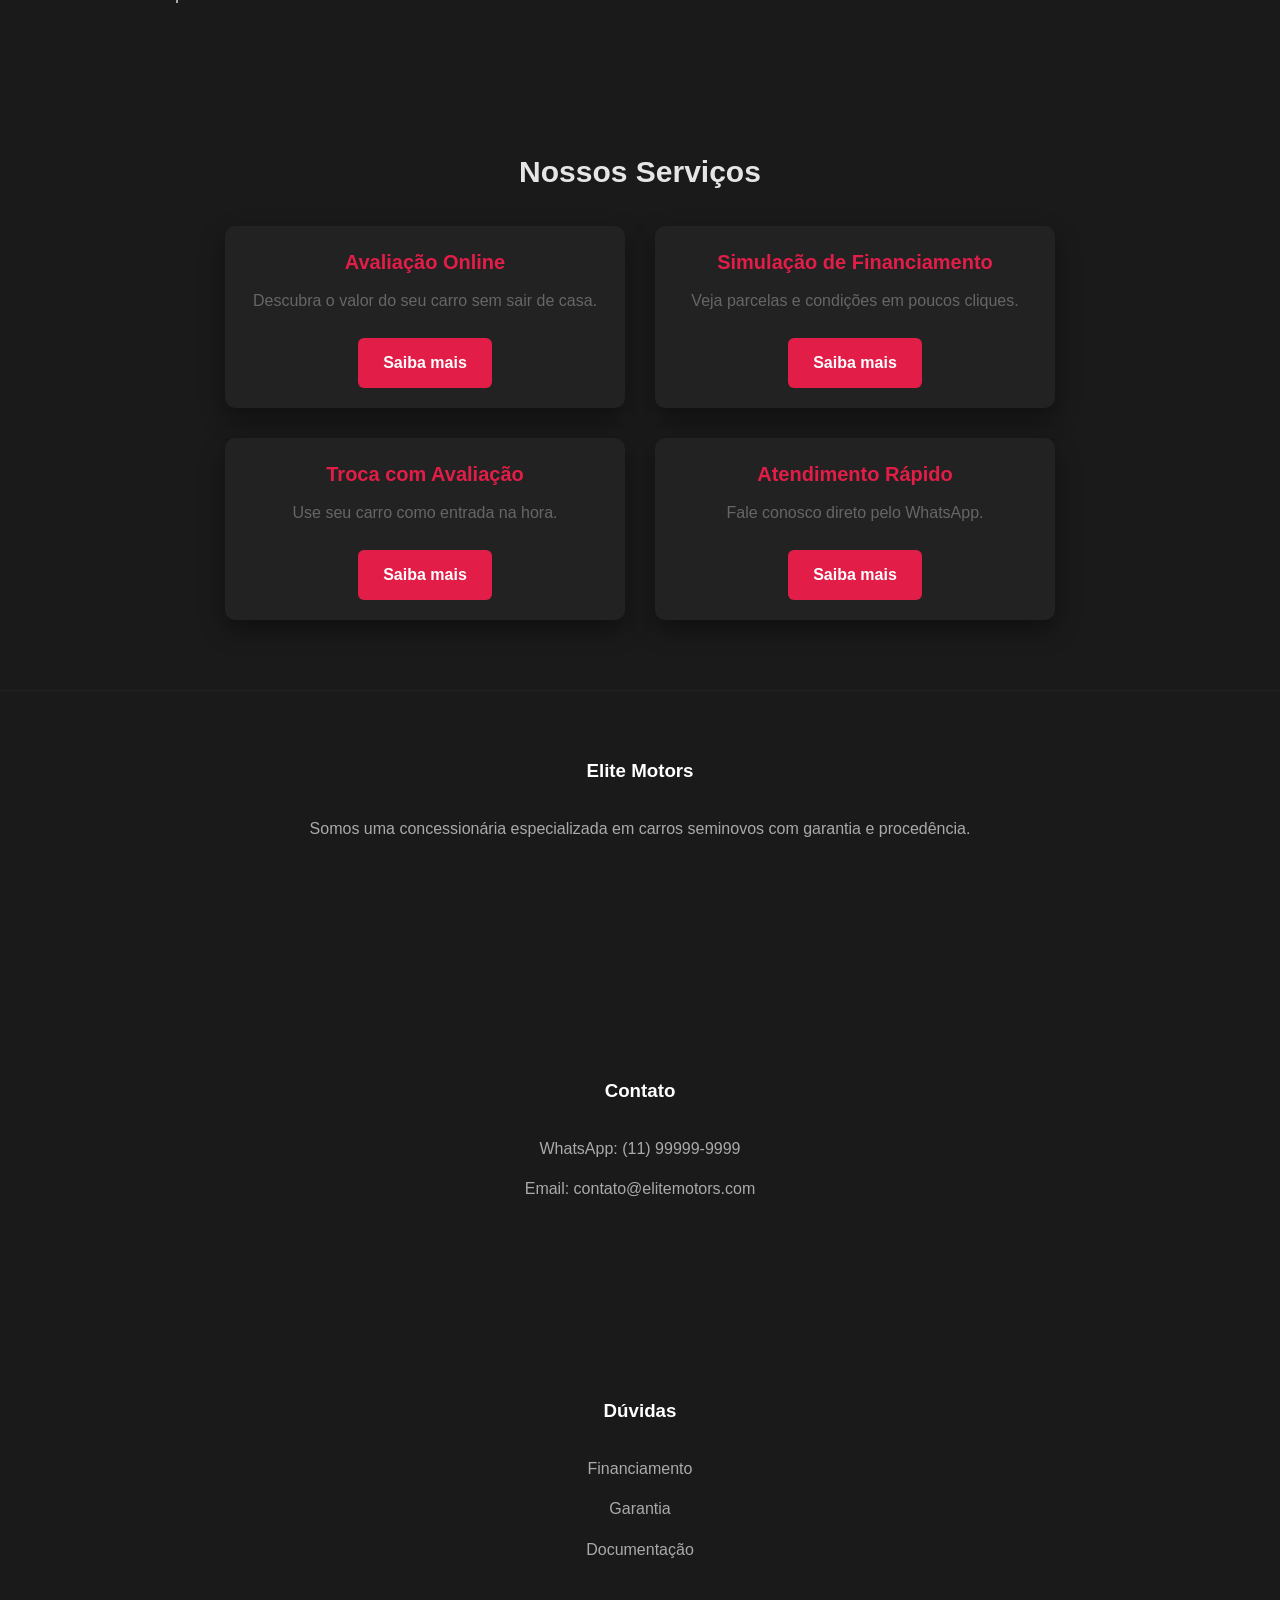
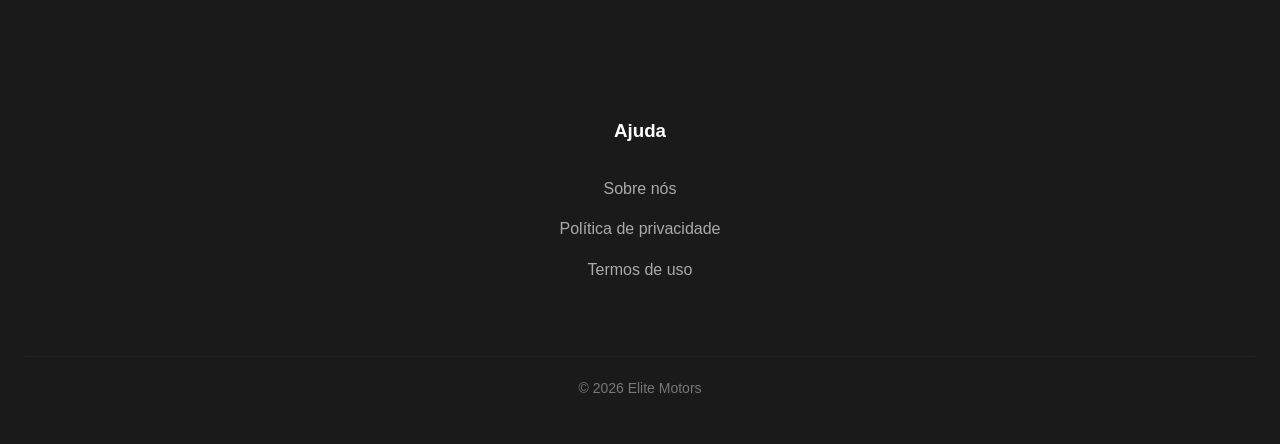
<file: veiculos.html>
<!DOCTYPE html>
<html lang="pt-br">
<head>

<meta charset="UTF-8">
<title>Elite Motors</title>

<meta name="viewport" content="width=device-width, initial-scale=1.0">

<link rel="stylesheet" href="style.css">

</head>

<body>

<header class="header">

<div class="logo">
Elite Motors
</div>

<nav class="nav">

<ul class="nav-links">
<li><a href="index.html">Início</a></li>
<li><a href="veiculos.html">Veículos</a></li>
<li><a href="ofertas.html">Ofertas</a></li>
<li><a href="financiamento.html">Financiamento</a></li>
<li><a href="sobre.html">Sobre</a></li>
<li><a href="contato.html">Contato</a></li>
</ul>

<div class="menu-toggle">
<span></span>
<span></span>
<span></span>
</div>

</nav>

</header>

<section>

<!-- CONTEÚDO DA PÁGINA -->

</section>

<section>

<h2>Nossos Veículos</h2>

<div class="cards">

<div class="card">

<img src="img/toyotacorolla.jpg">

<div class="card-content">

<h3>Toyota Corolla 2020</h3>
<p>35.000 km</p>

<div class="preco">R$ 89.900</div>

<a href="detalhes-corolla.html" class="button">Ver detalhes</a>

</div>
</div>

<div class="card">

<img src="img/onix2022.webp" alt="Chevrolet Onix 2022">

<div class="card-content">

<h3>Chevrolet Onix 2022</h3>

<p>35.000 km</p>
<p>Automático</p>

<div class="preco">R$ 104.111</div>

<a href="detalhes-onix.html" class="button">Ver detalhes</a>

</div>
</div>

<div class="card">

<img src="img/hondacivic.webp" alt="Honda Civic 2022">

<div class="card-content">

<h3>Honda Civic 2021</h3>

<p>Zero KM</p>
<p>Automático</p>

<div class="preco">R$ 150.778</div>

<a href="detalhes-honda.html" class="button">Ver detalhes</a>

</div>

</div>

</section>

<section>


<h2>Por que comprar conosco?</h2>

<ul>
<li>Veículos revisados</li>
<li>Garantia de procedência</li>
<li>Financiamento facilitado</li>
<li>Atendimento especializado</li>
</ul>

</section>

<section>

<h2>Nossos Serviços</h2>

<div class="cards">

  <div class="card">
    <div class="card-content">
      <h3>Avaliação Online</h3>
      <p>Descubra o valor do seu carro sem sair de casa.</p>
      <a href="#" class="button">Saiba mais</a>
    </div>
  </div>

  <div class="card">
    <div class="card-content">
      <h3>Simulação de Financiamento</h3>
      <p>Veja parcelas e condições em poucos cliques.</p>
      <a href="financiamento.html" class="button">Saiba mais</a>
    </div>
  </div>

  <div class="card">
    <div class="card-content">
      <h3>Troca com Avaliação</h3>
      <p>Use seu carro como entrada na hora.</p>
      <a href="#" class="button">Saiba mais</a>
    </div>
  </div>

  <div class="card">
    <div class="card-content">
      <h3>Atendimento Rápido</h3>
      <p>Fale conosco direto pelo WhatsApp.</p>
      <a href="contato.html" class="button">Saiba mais</a>
    </div>
  </div>

</div>

</section>

<footer>

<div class="footer-container">

  <div class="footer-col">
    <h3>Elite Motors</h3>
    <p>Somos uma concessionária especializada em carros seminovos com garantia e procedência.</p>
  </div>

  <div class="footer-col">
    <h3>Contato</h3>
    <p>WhatsApp: (11) 99999-9999</p>
    <p>Email: contato@elitemotors.com</p>
  </div>

  <div class="footer-col">
    <h3>Dúvidas</h3>
    <p>Financiamento</p>
    <p>Garantia</p>
    <p>Documentação</p>
  </div>

  <div class="footer-col">
    <h3>Ajuda</h3>
    <p>Sobre nós</p>
    <p>Política de privacidade</p>
    <p>Termos de uso</p>
  </div>

</div>

<p class="footer-copy">© 2026 Elite Motors</p>

</footer>

<script src="script.js"></script>

</body>
</html>
</file>
<file: style.css>
/* RESET */

*{
margin:0;
padding:0;
box-sizing:border-box;
}

/* BODY */

body{
font-family:'Poppins', Arial, sans-serif;
background:#0f0f0f;
color:#e5e5e5;
line-height:1.6;
}

/* HEADER */

.header{
display:flex;
justify-content:space-between;
align-items:center;
padding:20px 8%;
background:#1a1a1a;
box-shadow:0 2px 10px rgba(0,0,0,0.5);
position:sticky;
top:0;
z-index:100;
}

.logo{
font-size:24px;
font-weight:700;
color:#ffffff;
}

/* Logo no header */
.logo {
  display: flex;           /* deixa o texto e a imagem na mesma linha */
  align-items: center;     /* centraliza verticalmente */
  gap: 10px;               /* espaço entre imagem e texto */
  font-size: 24px;
  font-weight: 700;
  color: #ffffff;
}

.logo-img {
  width: 50px;             /* ajuste o tamanho da logo como quiser */
  height: auto;
}

/* MENU */

.nav-links{
display:flex;
align-items:center;
gap:30px;
list-style:none;
}

.nav-links a{
position:relative;
text-decoration:none;
color:#e5e5e5;
font-weight:500;
font-size:15px;
padding:6px 0;
transition:0.3s;
}

/* linha animada abaixo do menu */

.nav-links a::after{
content:"";
position:absolute;
left:0;
bottom:-5px;
width:0%;
height:2px;
background:#e11d48;
transition:0.3s;
}

.nav-links a:hover{
color:#e11d48;
}

.nav-links a:hover::after{
width:100%;
}

/* BOTÃO MENU HAMBURGUER */

.menu-toggle{
display:none;
flex-direction:column;
cursor:pointer;
gap:5px;
}

.menu-toggle span{
width:25px;
height:3px;
background:#333;
border-radius:3px;
}

@media (max-width:768px){

.menu-toggle{
display:flex;
}

.nav-links{
position:absolute;
top:70px;
right:0;
background:#1a1a1a;
width:200px;
flex-direction:column;
gap:20px;
padding:20px;
box-shadow:0 10px 25px rgba(0,0,0,0.1);
display:none;
}

.nav-links.active{
display:flex;
}

}

/* HERO (BANNER) */

.hero{
background:linear-gradient(rgba(0,0,0,0.5),rgba(0,0,0,0.5)),
url("https://images.unsplash.com/photo-1503376780353-7e6692767b70");
background-size:cover;
background-position:center;
color:white;
padding:120px 10%;
text-align:center;
}

/* BOTÕES */

.button{
background:#e11d48;
color:white;
padding:12px 25px;
border-radius:6px;
text-decoration:none;
font-weight:600;
transition:0.3s;
margin-top:20px;
display:inline-block;
}

.button:hover{
background:#be123c;
transform:translateY(-2px);
}

/* SEÇÕES */

section{
padding:70px 10%;
background:#1a1a1a;
}

section h2{
font-size:30px;
margin-bottom:30px;
text-align:center;
}

/* CARDS DE VEÍCULOS */

.cards{
display:grid;
grid-template-columns:repeat(auto-fit,minmax(280px,1fr));
gap:30px;
}

.cards .card {
  text-align: center;
}

.cards .card h3 {
  color: #e11d48;
}

.card{
background:#222;
border-radius:10px;
overflow:hidden;
box-shadow:0 10px 25px rgba(0,0,0,0.4);
transition:0.3s;
}

.card:hover{
transform:translateY(-8px);
box-shadow:0 15px 35px rgba(0,0,0,0.15);
}

.card img{
width:100%;
height:180px;
object-fit:cover;
}

.card-content{
padding:20px;
}

.card-content h3{
margin-bottom:10px;
font-size:20px;
}

.card-content p{
margin-bottom:5px;
color:#666;
}

.preco{
font-size:20px;
font-weight:700;
color:#ffffff;
margin-top:10px;
line-height:2.0;
}

/* VANTAGENS */

.features{
display:grid;
grid-template-columns:repeat(auto-fit,minmax(220px,1fr));
gap:30px;
text-align:center;
}

.feature{
background:white;
padding:30px;
border-radius:10px;
box-shadow:0 8px 20px rgba(0,0,0,0.05);
}

/* DEPOIMENTOS */

.testimonials{
max-width:900px;
margin:auto;
text-align:center;
}

.testimonial{
background:white;
padding:25px;
border-radius:8px;
margin-top:20px;
box-shadow:0 8px 20px rgba(0,0,0,0.05);
}

/* FORMULÁRIO */

form{
max-width:500px;
margin:auto;
display:flex;
flex-direction:column;
gap:10px;
}

input, textarea{
padding:12px;
border:1px solid #ddd;
border-radius:6px;
}

/* CTA - CHAMADA PARA AÇÃO */

.cta{
padding:70px 10%;
background:#1a1a1a;
text-align:center;
border-top:1px solid #222;
}

.cta p{
margin-top:10px;
font-size:16px;
color:#ccc;
}

.cta .button{
margin-top:20px;
}

/* FOOTER */


footer{
background:#1a1a1a;
color:#aaa;
text-align:center;
padding:25px;
border-top:1px solid #222;
margin-top:0px;
}

.footer-container {
  display:flex;
  flex-wrap:wrap;
  justify-content:space-between;
  gap:30px;
  padding:40px 5%;
}

.footer-container{
  flex-direction:column;   /* coloca um embaixo do outro */
  align-items:center;      /* centraliza */
  gap:20px;                /* espaço menor */

}

.footer-col {
  flex:1 1 200px;
}

.footer-col a {
  color: #aaa;               /* cor normal */
  text-decoration: none;     /* remove sublinhado */
  transition: 0.3s;
}

.footer-col a:hover,
.footer-col a:active {
  color: #e11d48;            /* fica vermelho ao passar ou clicar */
}

.footer-col h3 {
  margin-bottom:15px;
  color:#ffffff;
}

.footer-col p:active { 
  color:#e11d48;
  margin-bottom:8px;
  font-size:14px;
}

.footer-copy {
  text-align:center;
  padding:20px;
  border-top:1px solid #222;
  color:#777;
  font-size:14px;
}

/* RESPONSIVO */

@media (max-width:768px){

.hero h1{
font-size:32px;
}

.hero{
padding:90px 8%;
}

section{
padding:50px 8%;
}

.nav-links{
flex-direction:column;5t 
gap:15px;
}

section img{
width:100%;
max-width:500px;
height:auto;
display:block;
margin:auto;
border-radius:10px;
}

.slide{
width:100%;
max-width:1200px;
display:block;
margin:30px auto;v
border-radius:12px;
box-shadow:0 15px 40px rgba(0,0,0,0.5);
}



}

@media (min-width:1024px){
  
/reset/

*{
  margin:0;
  padding:0;
  box-sizing:border-box;
}

/* ==================== BODY ==================== */
body{
  font-family:'Poppins', Arial, sans-serif;
  background:#0f0f0f;
  color:#e5e5e5;
  line-height:1.6;
  min-height:100vh;
  display:flex;
  flex-direction:column;
}

/* ==================== HEADER ==================== */
.header{
  display:flex;
  justify-content:space-between;
  align-items:center;
  padding:20px 8%;
  background:#1a1a1a;
  box-shadow:0 2px 10px rgba(0,0,0,0.5);
  position:sticky;
  top:0;
  z-index:100;
}

.logo{
  font-size:24px;
  font-weight:700;
  color:#ffffff;
}

/* ==================== MENU ==================== */
.nav-links{
  display:flex;
  align-items:center;
  gap:30px;
  list-style:none;
}

.nav-links a{
  position:relative;
  text-decoration:none;
  color:#e5e5e5;
  font-weight:500;
  font-size:15px;
  padding:6px 0;
  transition:0.3s;
}

/* linha animada abaixo do menu */
.nav-links a::after{
  content:"";
  position:absolute;
  left:0;
  bottom:-5px;
  width:0%;
  height:2px;
  background:#e11d48;
  transition:0.3s;
}

.nav-links a:hover{
  color:#e11d48;
}

.nav-links a:hover::after{
  width:100%;
}

/* BOTÃO MENU HAMBURGUER */
.menu-toggle{
  display:none;
  flex-direction:column;
  cursor:pointer;
  gap:5px;
}

.menu-toggle span{
  width:25px;
  height:3px;
  background:#333;
  border-radius:3px;
}

/* ==================== HERO (BANNER) ==================== */
.hero{
  background:linear-gradient(rgba(0,0,0,0.5),rgba(0,0,0,0.5)),
  url("https://images.unsplash.com/photo-1503376780353-7e6692767b70");
  background-size:cover;
  background-position:center;
  color:white;
  text-align:center;
  width:100%;
  padding:140px 5%;
  min-height:500px;
}

/* ==================== BOTÕES ==================== */
.button{
  background:#e11d48;
  color:white;
  padding:12px 25px;
  border-radius:6px;
  text-decoration:none;
  font-weight:600;
  transition:0.3s;
  margin-top:20px;
  display:inline-block;
}

.button:hover{
  background:#be123c;
  transform:translateY(-2px);
}

/* ==================== SEÇÕES ==================== */
section{
  width:100%;
  padding:70px 5%;
  background:#1a1a1a;
}

section h2{
  font-size:30px;
  margin-bottom:30px;
  text-align:center;
}

/* ==================== CARDS DE VEÍCULOS ==================== */
.cards{
  display:flex;
  flex-wrap:wrap;
  justify-content:center;
  gap:30px;
  width:100%;
  padding:0 5%;
}

.cards .card {
  text-align: center;
}

.cards .card h3 {
  color: #e11d48;
}

.card{
  background:#222;
  border-radius:10px;
  overflow:hidden;
  box-shadow:0 10px 25px rgba(0,0,0,0.4);
  transition:0.3s;
  flex: 1 1 350px; /* mínimo 300px, cresce se houver espaço */
  max-width:400px;
}

.card:hover{
  transform:translateY(-8px);
  box-shadow:0 15px 35px rgba(0,0,0,0.15);
}

.card img{
  width:100%;
  height:180px;
  object-fit:cover;
}

.card-content{
  padding:20px;
}

.card-content h3{
  margin-bottom:10px;
  font-size:20px;
}

.card-content p{
  margin-bottom:5px;
  color:#666;
}

.preco{
  font-size:20px;
  font-weight:700;
  color:#ffffff;
  margin-top:10px;
  line-height:2.0;
}

/* ==================== VANTAGENS ==================== */
.features{
  display:grid;
  grid-template-columns:repeat(auto-fit,minmax(220px,1fr));
  gap:30px;
  text-align:center;
}

.feature{
  background:white;
  padding:30px;
  border-radius:10px;
  box-shadow:0 8px 20px rgba(0,0,0,0.05);
}

/* ==================== DEPOIMENTOS ==================== */
.testimonials{
  max-width:900px;
  margin:auto;
  text-align:center;
}

.testimonial{
  background:white;
  padding:25px;
  border-radius:8px;
  margin-top:20px;
  box-shadow:0 8px 20px rgba(0,0,0,0.05);
}

/* ==================== FORMULÁRIO ==================== */
form{
  max-width:500px;
  margin:auto;
  display:flex;
  flex-direction:column;
  gap:10px;
}

input, textarea{
  padding:12px;
  border:1px solid #ddd;
  border-radius:6px;
}

/* ==================== CTA ==================== */
.cta{
  padding:70px 5%;
  background:#1a1a1a;
  text-align:center;
  border-top:1px solid #222;
}

.cta p{
  margin-top:10px;
  font-size:16px;
  color:#ccc;
}

.cta .button{
  margin-top:20px;
}

/* ==================== FOOTER ==================== */
footer{
  background:#1a1a1a;
  color:#aaa;
  text-align:center;
  padding:25px;
  border-top:1px solid #222;
  margin-top:auto;
}

.footer-container {
  display:flex;
  justify-content:center; /* centraliza no meio */
  gap:120px; /* espaço entre as colunas */
  padding:40px 5%;
}

.footer-col {
  display:flex;
  flex-direction:column;
  gap:15px;
}

.footer-col p {
  color:#aaa;
  cursor:pointer;
}

.footer-col p:hover {
  color:#e11d48;
}

.footer-copy {
  text-align:center;
  padding:20px;
  border-top:1px solid #222;
  color:#777;
}

/* ==================== SLIDES ==================== */
.slides-container{
  display:flex;
  flex-direction:row;
  gap:30px;
  justify-content:center;
  flex-wrap:wrap;
  width:100%;
  padding:0 5%;
}

.slide{
  width:100%;
  max-width:400px;
  height:auto;
  border-radius:12px;
  box-shadow:0 15px 40px rgba(0,0,0,0.5);
  margin:40px auto;
  display:block;
}

}
</file>
